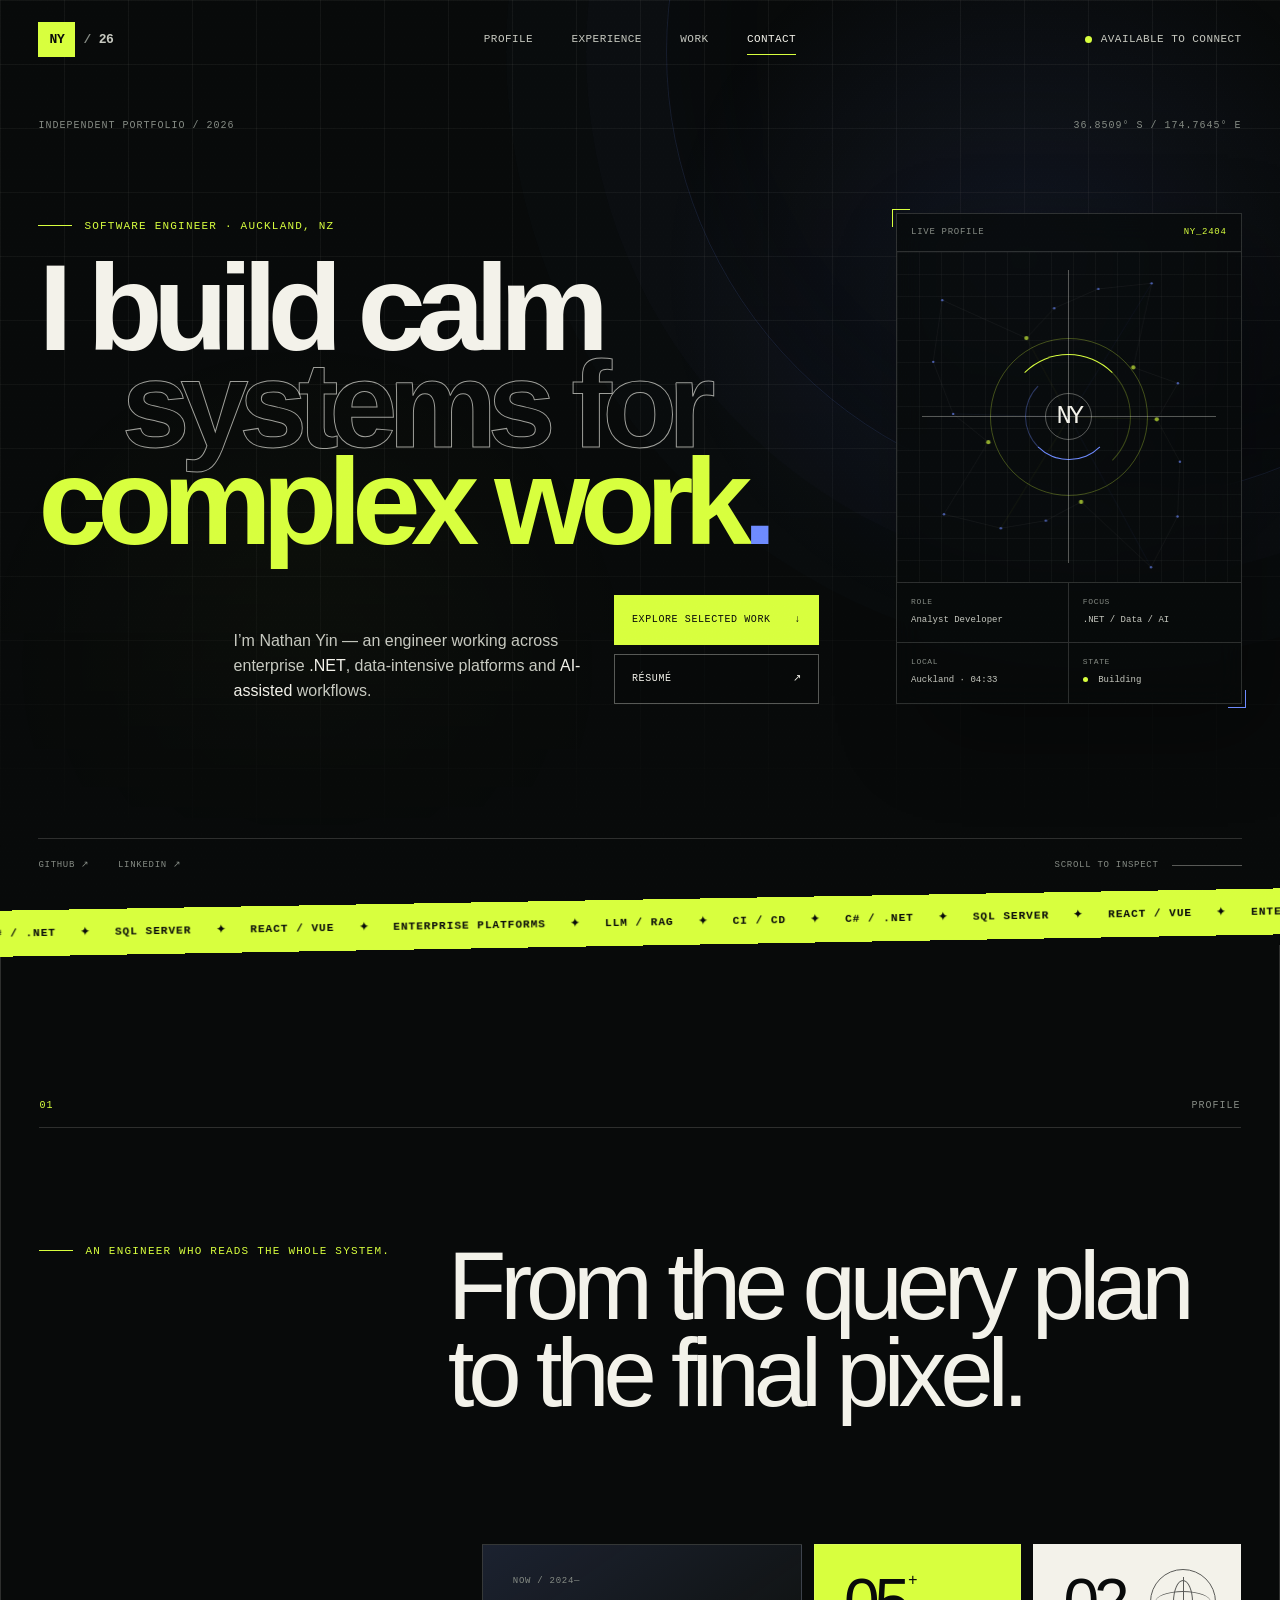
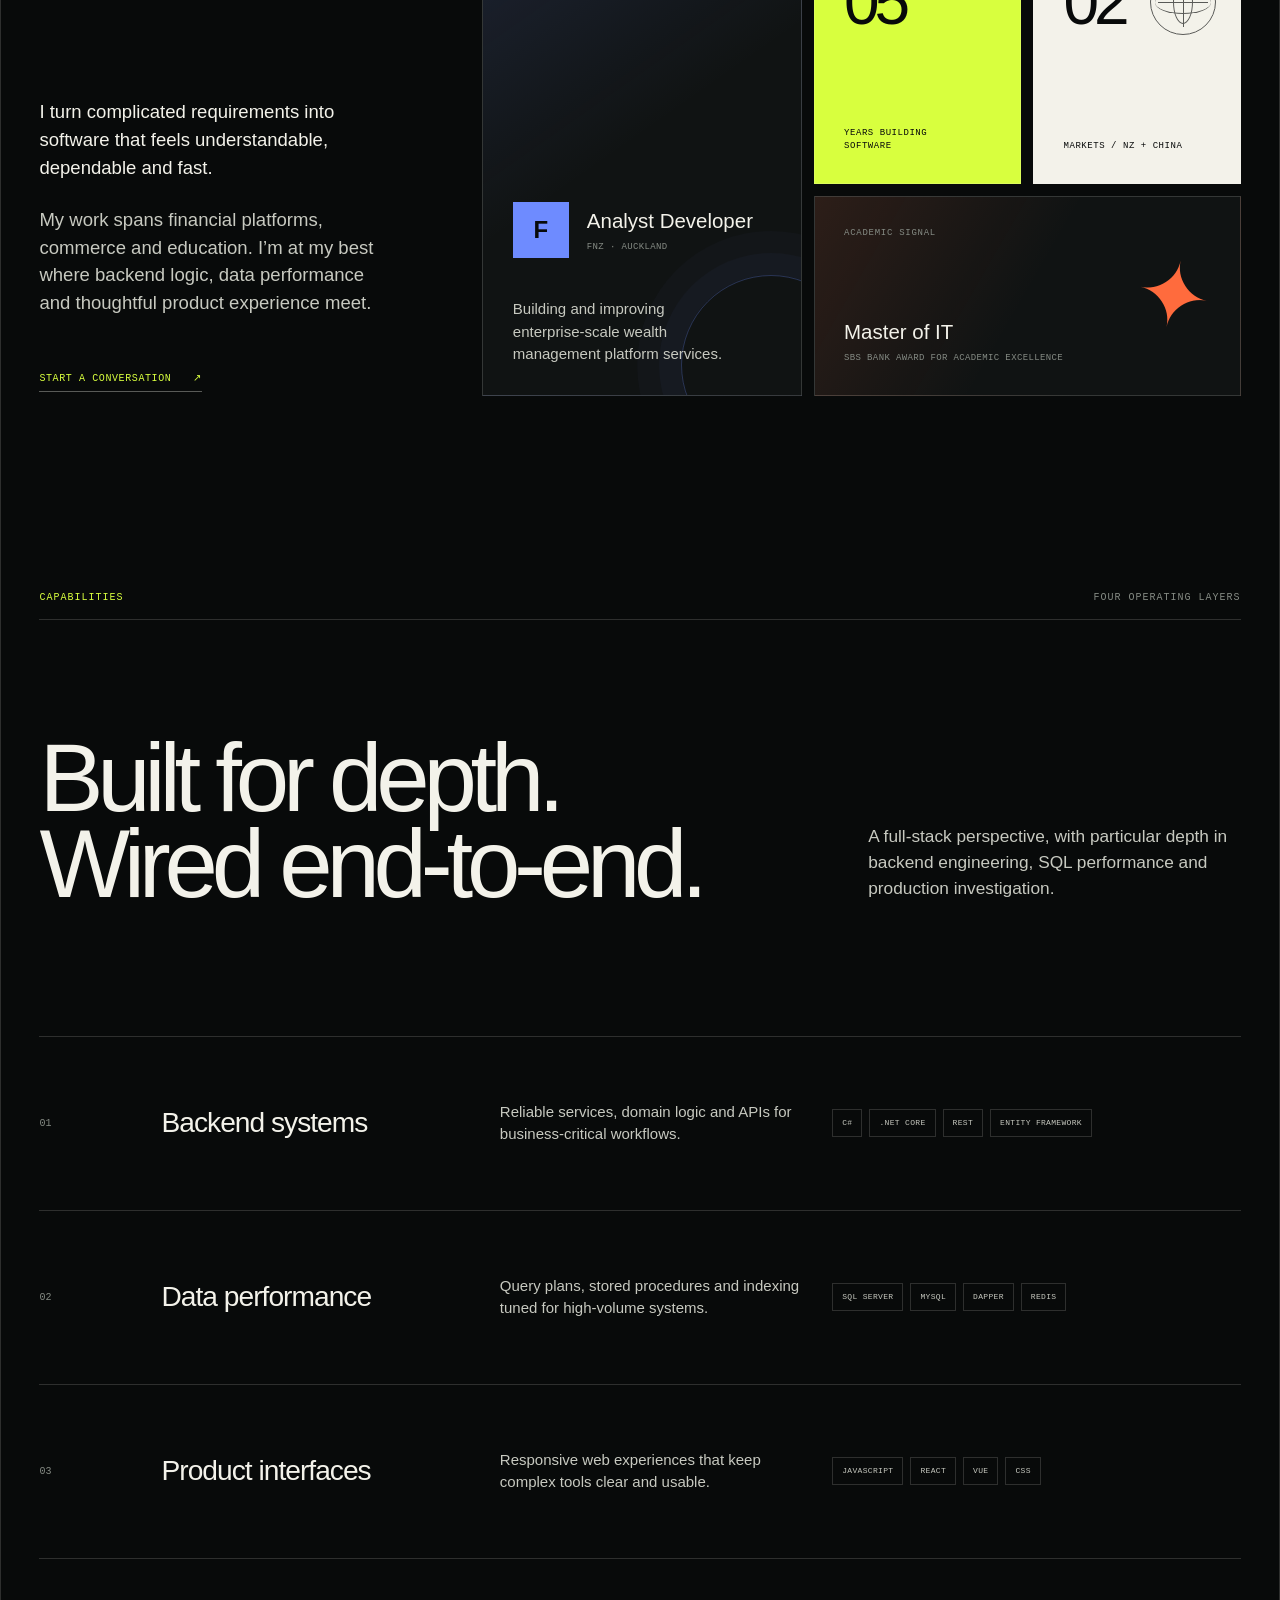
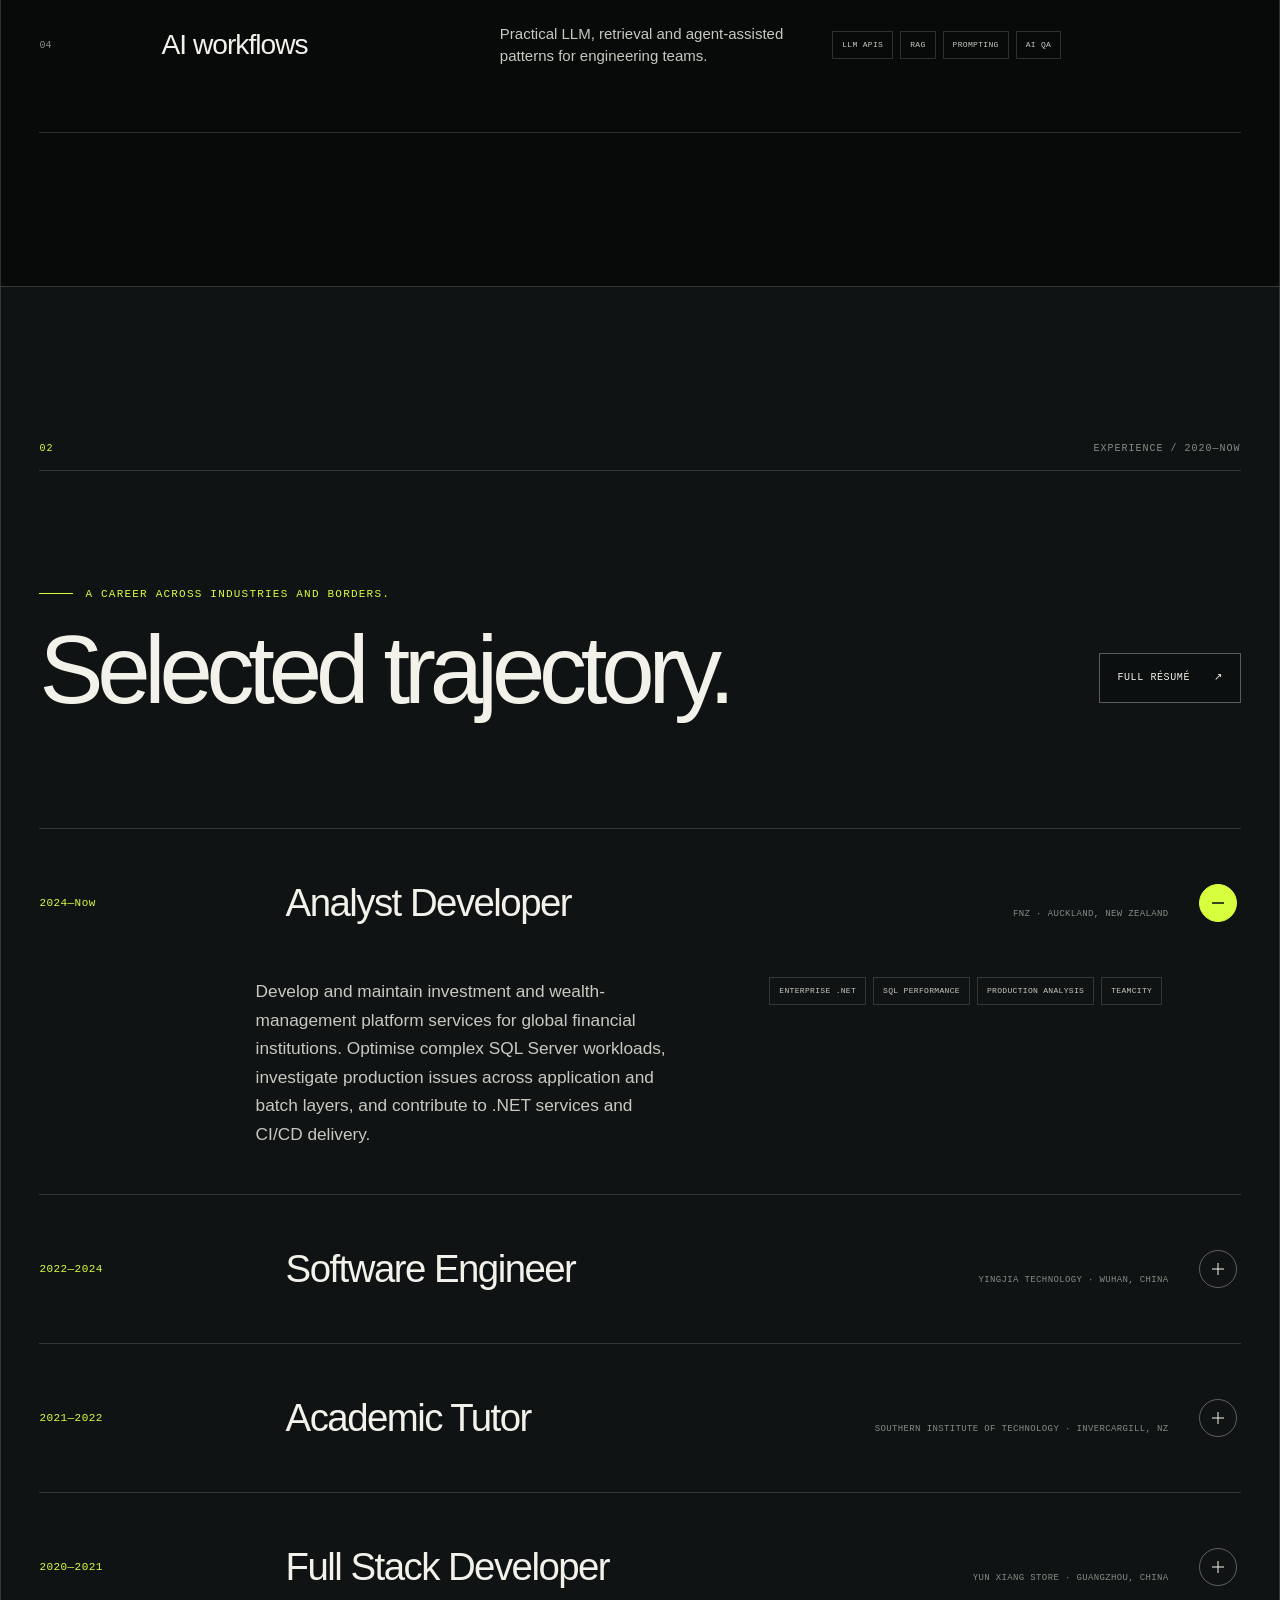
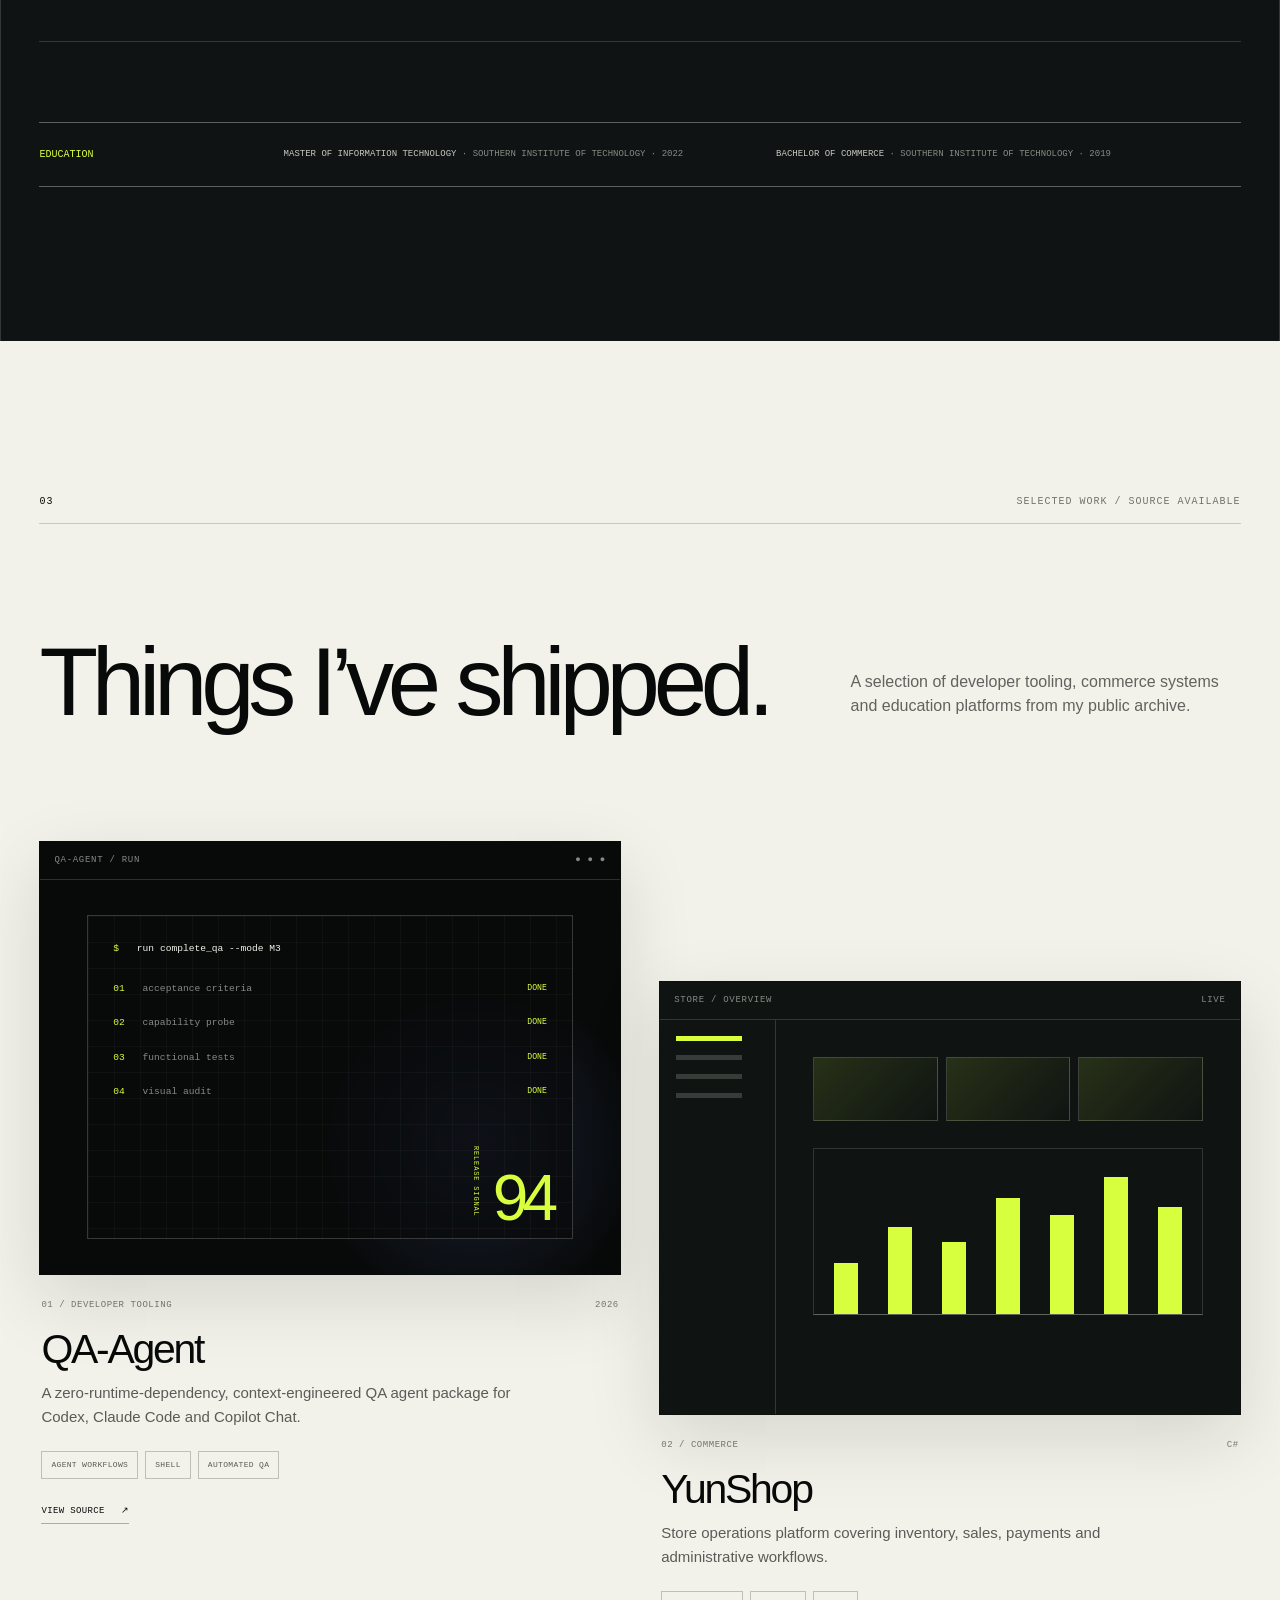
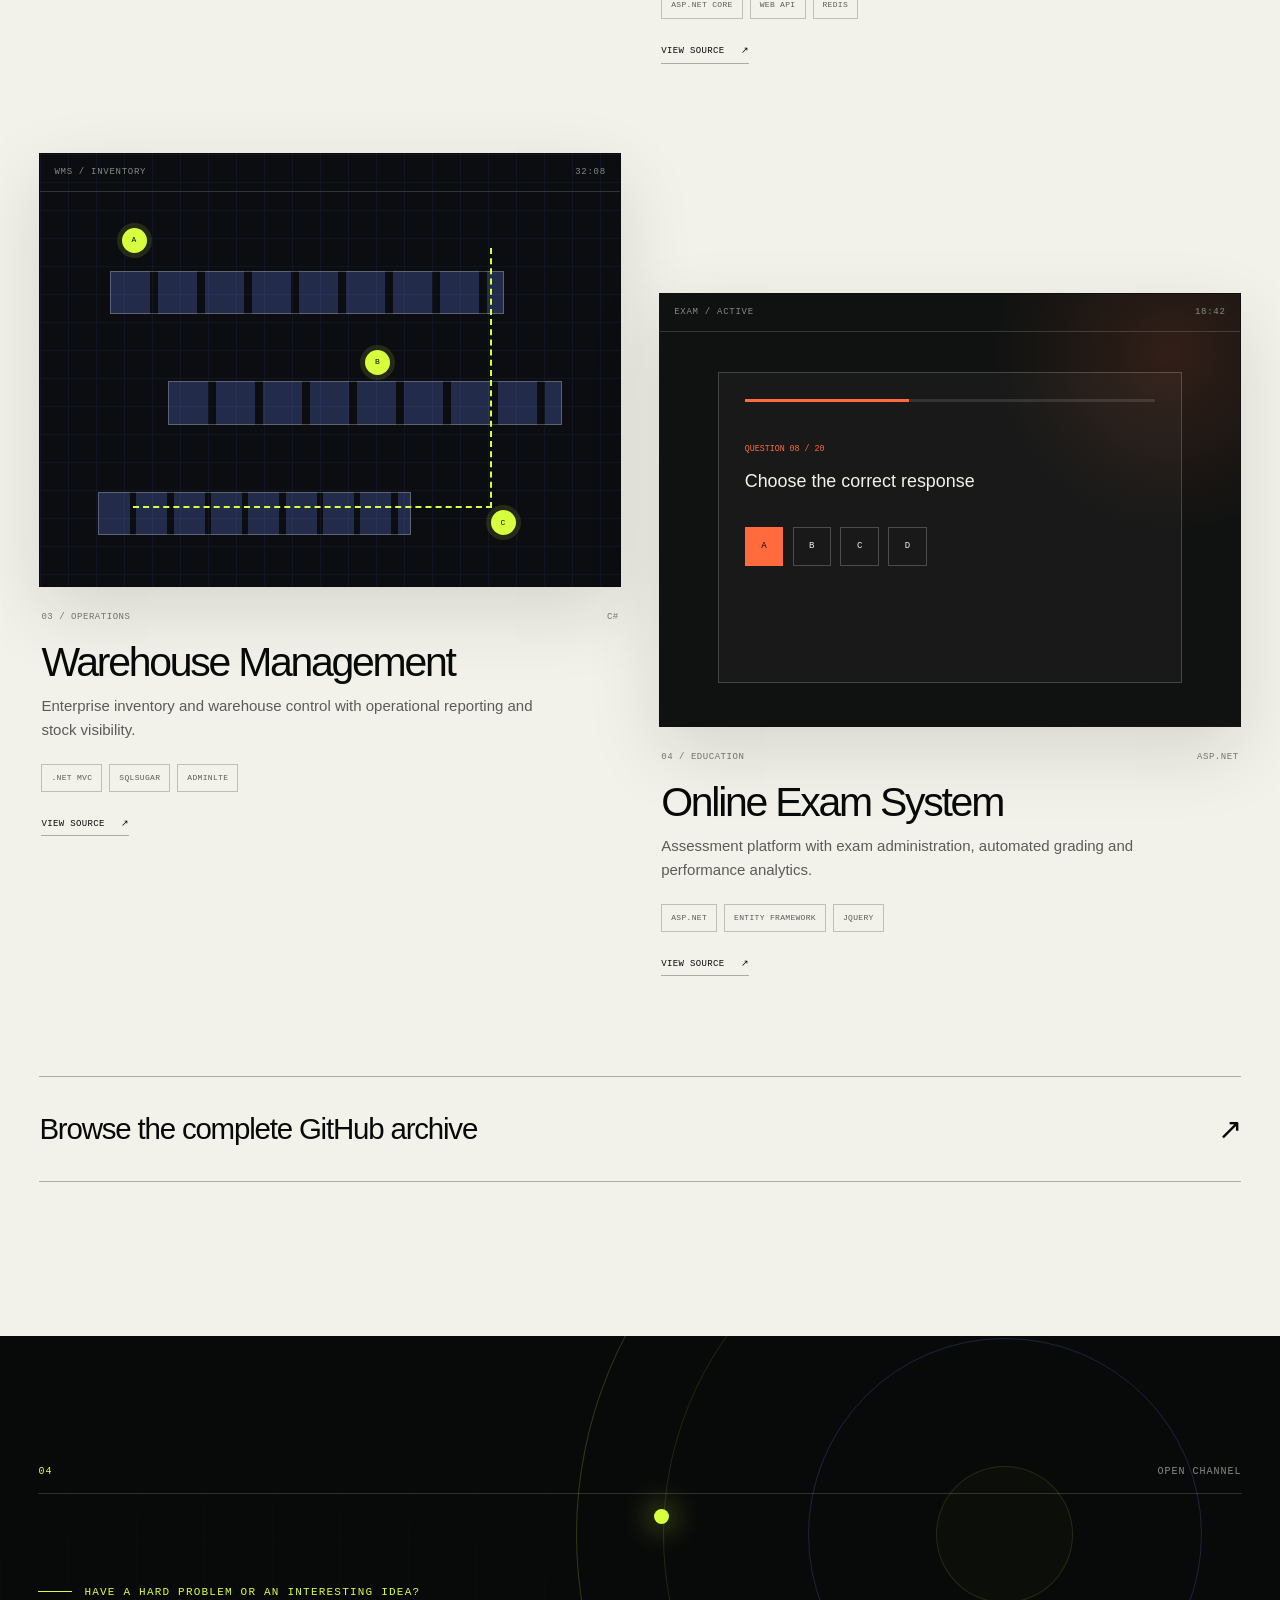
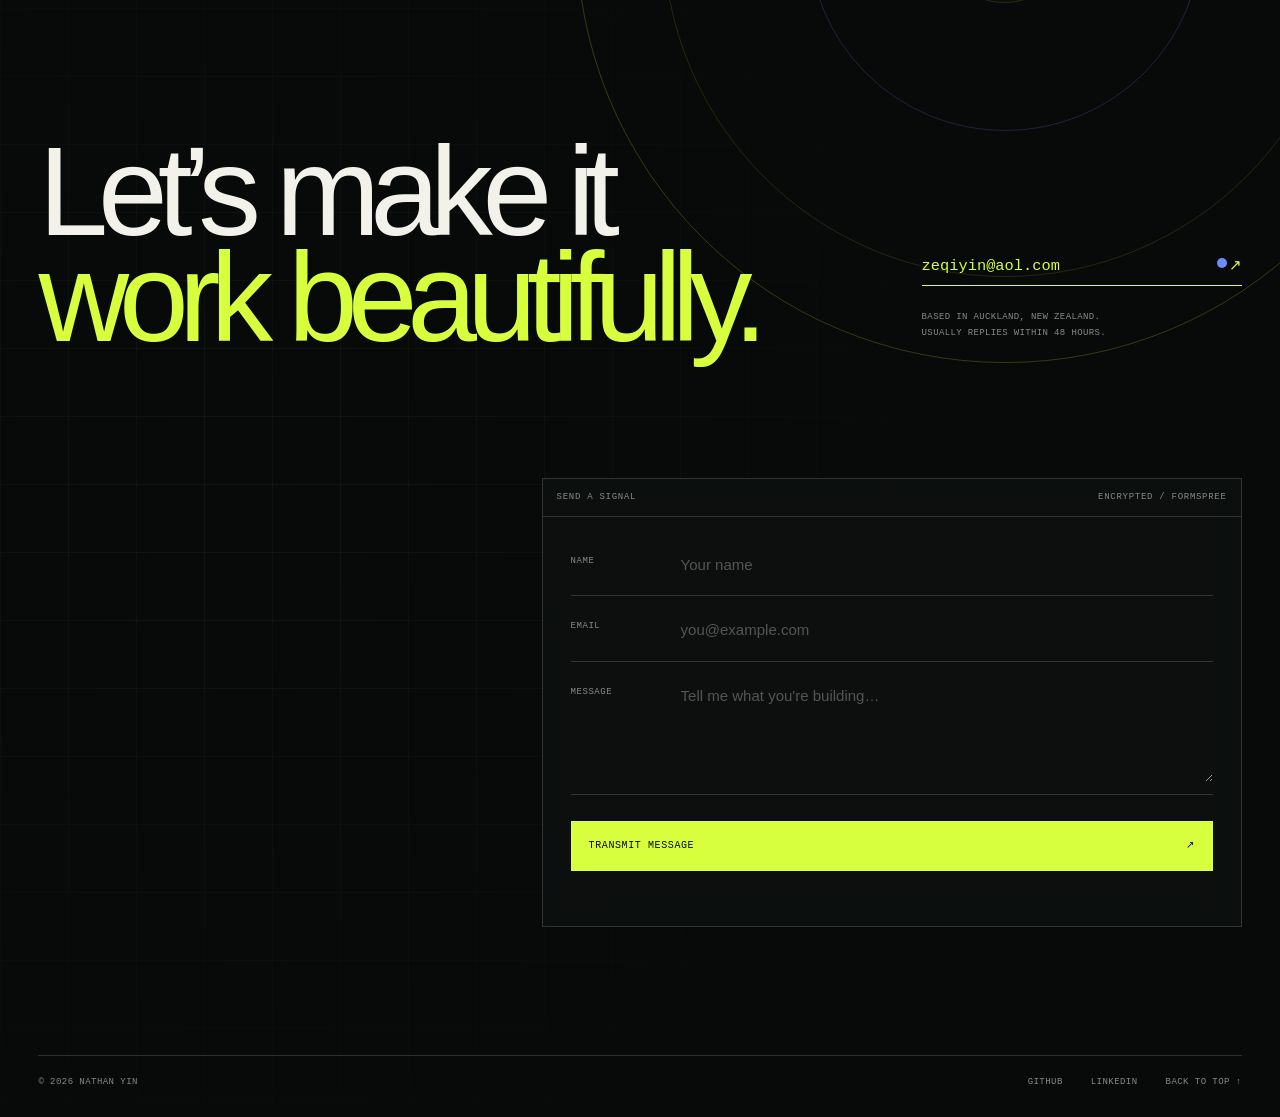
<file: index.html>
<!DOCTYPE html>
<html lang="en">
<head>
    <meta charset="utf-8">
    <meta name="viewport" content="width=device-width, initial-scale=1">
    <title>Nathan Yin — Software Engineer</title>
    <meta name="description" content="Nathan Yin is a software engineer in Auckland building resilient .NET, data, and AI-assisted systems.">
    <meta name="theme-color" content="#080a0a">
    <meta name="color-scheme" content="dark">
    <meta name="referrer" content="strict-origin-when-cross-origin">
    <meta http-equiv="Content-Security-Policy" content="default-src 'self'; script-src 'self'; style-src 'self' 'unsafe-inline' https://fonts.googleapis.com; font-src https://fonts.gstatic.com; img-src 'self' data:; connect-src 'self' https://formspree.io; frame-src 'none'; object-src 'none'; base-uri 'self'; form-action 'self' https://formspree.io; upgrade-insecure-requests">

    <meta property="og:type" content="website">
    <meta property="og:url" content="https://yzq.nz/">
    <meta property="og:title" content="Nathan Yin — Software Engineer">
    <meta property="og:description" content="Engineering calm, resilient systems for complex work. .NET, data, and AI from Auckland, New Zealand.">
    <meta property="og:image" content="https://yzq.nz/og.png">
    <meta property="og:image:width" content="1200">
    <meta property="og:image:height" content="630">
    <meta property="og:image:alt" content="Nathan Yin, Software Engineer — .NET, Data and AI">
    <meta name="twitter:card" content="summary_large_image">
    <meta name="twitter:title" content="Nathan Yin — Software Engineer">
    <meta name="twitter:description" content="Engineering calm, resilient systems for complex work.">
    <meta name="twitter:image" content="https://yzq.nz/og.png">

    <link rel="canonical" href="https://yzq.nz/">
    <link rel="icon" type="image/svg+xml" href="favicon.svg">
    <link rel="preconnect" href="https://fonts.googleapis.com">
    <link rel="preconnect" href="https://fonts.gstatic.com" crossorigin>
    <link href="https://fonts.googleapis.com/css2?family=IBM+Plex+Mono:wght@400;500;600&amp;family=Space+Grotesk:wght@400;500;600;700&amp;display=swap" rel="stylesheet">
    <link rel="stylesheet" href="styles.css">
</head>
<body>
    <a class="skip-link" href="#main">Skip to content</a>

    <div class="site-noise" aria-hidden="true"></div>
    <div class="cursor-aura" aria-hidden="true"></div>

    <header class="site-header" id="siteHeader">
        <a class="brand" href="#top" aria-label="Nathan Yin — back to top">
            <span class="brand-mark">NY</span>
            <span class="brand-separator">/</span>
            <span class="brand-year">26</span>
        </a>

        <nav class="desktop-nav" aria-label="Main navigation">
            <a href="#about">Profile</a>
            <a href="#experience">Experience</a>
            <a href="#work">Work</a>
            <a href="#contact">Contact</a>
        </nav>

        <a class="header-status" href="mailto:zeqiyin@aol.com">
            <span class="status-dot"></span>
            <span>Available to connect</span>
        </a>

        <button class="menu-toggle" type="button" aria-label="Open navigation" aria-expanded="false" aria-controls="mobileNav">
            <span></span>
            <span></span>
        </button>

        <nav class="mobile-nav" id="mobileNav" aria-label="Mobile navigation">
            <a href="#about"><span>01</span>Profile</a>
            <a href="#experience"><span>02</span>Experience</a>
            <a href="#work"><span>03</span>Work</a>
            <a href="#contact"><span>04</span>Contact</a>
        </nav>
    </header>

    <main id="main">
        <section class="hero" id="top" aria-labelledby="hero-title">
            <div class="hero-grid" aria-hidden="true"></div>

            <div class="hero-topline">
                <span>Independent portfolio / 2026</span>
                <span class="hero-coordinates">36.8509° S / 174.7645° E</span>
            </div>

            <div class="hero-layout">
                <div class="hero-copy">
                    <p class="eyebrow reveal">Software engineer · Auckland, NZ</p>
                    <h1 id="hero-title" class="hero-title">
                        <span class="title-line title-line-one">I build calm</span>
                        <span class="title-line title-line-two">systems for</span>
                        <span class="title-line title-line-three">
                            complex work<span class="title-stop">.</span>
                        </span>
                    </h1>
                    <div class="hero-intro reveal">
                        <p>
                            I’m Nathan Yin — an engineer working across enterprise
                            <strong>.NET</strong>, data-intensive platforms and
                            <strong>AI-assisted</strong> workflows.
                        </p>
                        <div class="hero-actions">
                            <a class="button button-primary magnetic" href="#work">
                                <span>Explore selected work</span>
                                <span aria-hidden="true">↓</span>
                            </a>
                            <a class="button button-quiet magnetic" href="CV/Nathan%20Yin%20Resume%20PDF.pdf" target="_blank" rel="noopener noreferrer">
                                <span>Résumé</span>
                                <span aria-hidden="true">↗</span>
                            </a>
                        </div>
                    </div>
                </div>

                <aside class="signal-panel reveal" aria-label="Nathan's current profile">
                    <div class="signal-panel-head">
                        <span>Live profile</span>
                        <span class="signal-id">NY_2404</span>
                    </div>
                    <div class="signal-canvas-wrap" aria-hidden="true">
                        <canvas id="signalCanvas"></canvas>
                        <div class="signal-core">
                            <span class="signal-orbit orbit-one"></span>
                            <span class="signal-orbit orbit-two"></span>
                            <span class="signal-orbit orbit-three"></span>
                            <span class="signal-monogram">NY</span>
                        </div>
                    </div>
                    <dl class="signal-data">
                        <div>
                            <dt>Role</dt>
                            <dd>Analyst Developer</dd>
                        </div>
                        <div>
                            <dt>Focus</dt>
                            <dd>.NET / Data / AI</dd>
                        </div>
                        <div>
                            <dt>Local</dt>
                            <dd id="localTime">Auckland · --:--</dd>
                        </div>
                        <div>
                            <dt>State</dt>
                            <dd><span class="status-dot"></span> Building</dd>
                        </div>
                    </dl>
                </aside>
            </div>

            <div class="hero-footer">
                <nav class="hero-socials" aria-label="Social links">
                    <a href="https://github.com/Zechee" target="_blank" rel="noopener noreferrer">GitHub ↗</a>
                    <a href="https://www.linkedin.com/in/zeqiyin/" target="_blank" rel="noopener noreferrer">LinkedIn ↗</a>
                </nav>
                <a class="scroll-cue" href="#about">
                    <span>Scroll to inspect</span>
                    <span class="scroll-line" aria-hidden="true"></span>
                </a>
            </div>
        </section>

        <section class="ticker" aria-label="Technical focus">
            <div class="ticker-track">
                <span>C# / .NET</span><i>✦</i>
                <span>SQL Server</span><i>✦</i>
                <span>React / Vue</span><i>✦</i>
                <span>Enterprise Platforms</span><i>✦</i>
                <span>LLM / RAG</span><i>✦</i>
                <span>CI / CD</span><i>✦</i>
                <span>C# / .NET</span><i>✦</i>
                <span>SQL Server</span><i>✦</i>
                <span>React / Vue</span><i>✦</i>
                <span>Enterprise Platforms</span><i>✦</i>
                <span>LLM / RAG</span><i>✦</i>
                <span>CI / CD</span><i>✦</i>
            </div>
        </section>

        <section class="section profile-section" id="about" aria-labelledby="profile-title">
            <div class="section-index reveal">
                <span>01</span>
                <span>Profile</span>
            </div>

            <div class="profile-heading">
                <p class="section-kicker reveal">An engineer who reads the whole system.</p>
                <h2 id="profile-title" class="display-heading reveal">
                    From the query plan<br>
                    to the final pixel.
                </h2>
            </div>

            <div class="profile-grid">
                <article class="profile-statement reveal">
                    <p>
                        I turn complicated requirements into software that feels
                        understandable, dependable and fast.
                    </p>
                    <p>
                        My work spans financial platforms, commerce and education.
                        I’m at my best where backend logic, data performance and
                        thoughtful product experience meet.
                    </p>
                    <a class="text-link" href="mailto:zeqiyin@aol.com">
                        Start a conversation <span aria-hidden="true">↗</span>
                    </a>
                </article>

                <div class="profile-bento">
                    <article class="bento-card bento-now reveal">
                        <span class="card-label">Now / 2024—</span>
                        <div class="bento-company">
                            <span class="company-mark">F</span>
                            <div>
                                <h3>Analyst Developer</h3>
                                <p>FNZ · Auckland</p>
                            </div>
                        </div>
                        <p class="bento-copy">
                            Building and improving enterprise-scale wealth
                            management platform services.
                        </p>
                    </article>

                    <article class="bento-card bento-metric bento-years reveal">
                        <span class="metric-value">05<sup>+</sup></span>
                        <span class="metric-label">Years building software</span>
                    </article>

                    <article class="bento-card bento-metric bento-world reveal">
                        <span class="mini-globe" aria-hidden="true">
                            <i></i><i></i><i></i>
                        </span>
                        <span class="metric-value">02</span>
                        <span class="metric-label">Markets / NZ + China</span>
                    </article>

                    <article class="bento-card bento-award reveal">
                        <span class="card-label">Academic signal</span>
                        <span class="award-glyph" aria-hidden="true">✦</span>
                        <div>
                            <h3>Master of IT</h3>
                            <p>SBS Bank Award for Academic Excellence</p>
                        </div>
                    </article>
                </div>
            </div>
        </section>

        <section class="section capabilities-section" aria-labelledby="capabilities-title">
            <div class="section-index reveal">
                <span>Capabilities</span>
                <span>Four operating layers</span>
            </div>

            <div class="capabilities-intro">
                <h2 id="capabilities-title" class="display-heading reveal">
                    Built for depth.<br>
                    Wired end-to-end.
                </h2>
                <p class="reveal">
                    A full-stack perspective, with particular depth in backend
                    engineering, SQL performance and production investigation.
                </p>
            </div>

            <div class="capability-list">
                <article class="capability-row reveal">
                    <span class="capability-number">01</span>
                    <h3>Backend systems</h3>
                    <p>Reliable services, domain logic and APIs for business-critical workflows.</p>
                    <ul aria-label="Backend technologies">
                        <li>C#</li><li>.NET Core</li><li>REST</li><li>Entity Framework</li>
                    </ul>
                </article>
                <article class="capability-row reveal">
                    <span class="capability-number">02</span>
                    <h3>Data performance</h3>
                    <p>Query plans, stored procedures and indexing tuned for high-volume systems.</p>
                    <ul aria-label="Data technologies">
                        <li>SQL Server</li><li>MySQL</li><li>Dapper</li><li>Redis</li>
                    </ul>
                </article>
                <article class="capability-row reveal">
                    <span class="capability-number">03</span>
                    <h3>Product interfaces</h3>
                    <p>Responsive web experiences that keep complex tools clear and usable.</p>
                    <ul aria-label="Frontend technologies">
                        <li>JavaScript</li><li>React</li><li>Vue</li><li>CSS</li>
                    </ul>
                </article>
                <article class="capability-row reveal">
                    <span class="capability-number">04</span>
                    <h3>AI workflows</h3>
                    <p>Practical LLM, retrieval and agent-assisted patterns for engineering teams.</p>
                    <ul aria-label="AI technologies">
                        <li>LLM APIs</li><li>RAG</li><li>Prompting</li><li>AI QA</li>
                    </ul>
                </article>
            </div>
        </section>

        <section class="section experience-section" id="experience" aria-labelledby="experience-title">
            <div class="section-index reveal">
                <span>02</span>
                <span>Experience / 2020—Now</span>
            </div>

            <div class="experience-heading">
                <div>
                    <p class="section-kicker reveal">A career across industries and borders.</p>
                    <h2 id="experience-title" class="display-heading reveal">Selected trajectory.</h2>
                </div>
                <a class="button button-quiet reveal" href="CV/Nathan%20Yin%20Resume%20PDF.pdf" target="_blank" rel="noopener noreferrer">
                    Full résumé <span aria-hidden="true">↗</span>
                </a>
            </div>

            <div class="timeline">
                <details class="timeline-item reveal" open>
                    <summary>
                        <span class="timeline-year">2024—Now</span>
                        <span class="timeline-role">
                            <strong>Analyst Developer</strong>
                            <small>FNZ · Auckland, New Zealand</small>
                        </span>
                        <span class="timeline-toggle" aria-hidden="true"></span>
                    </summary>
                    <div class="timeline-detail">
                        <p>
                            Develop and maintain investment and wealth-management platform
                            services for global financial institutions. Optimise complex
                            SQL Server workloads, investigate production issues across
                            application and batch layers, and contribute to .NET services
                            and CI/CD delivery.
                        </p>
                        <ul>
                            <li>Enterprise .NET</li>
                            <li>SQL performance</li>
                            <li>Production analysis</li>
                            <li>TeamCity</li>
                        </ul>
                    </div>
                </details>

                <details class="timeline-item reveal">
                    <summary>
                        <span class="timeline-year">2022—2024</span>
                        <span class="timeline-role">
                            <strong>Software Engineer</strong>
                            <small>YINGJIA Technology · Wuhan, China</small>
                        </span>
                        <span class="timeline-toggle" aria-hidden="true"></span>
                    </summary>
                    <div class="timeline-detail">
                        <p>
                            Designed and launched commerce systems while improving CRM
                            and ERP modules across backend architecture and front-end
                            experience.
                        </p>
                        <ul>
                            <li>Commerce</li>
                            <li>CRM / ERP</li>
                            <li>Three-tier architecture</li>
                            <li>UI engineering</li>
                        </ul>
                    </div>
                </details>

                <details class="timeline-item reveal">
                    <summary>
                        <span class="timeline-year">2021—2022</span>
                        <span class="timeline-role">
                            <strong>Academic Tutor</strong>
                            <small>Southern Institute of Technology · Invercargill, NZ</small>
                        </span>
                        <span class="timeline-toggle" aria-hidden="true"></span>
                    </summary>
                    <div class="timeline-detail">
                        <p>
                            Turned complex technical topics into practical learning
                            experiences, teaching C# .NET and Git while mentoring
                            emerging developers.
                        </p>
                        <ul>
                            <li>C# teaching</li>
                            <li>Curriculum design</li>
                            <li>Mentoring</li>
                        </ul>
                    </div>
                </details>

                <details class="timeline-item reveal">
                    <summary>
                        <span class="timeline-year">2020—2021</span>
                        <span class="timeline-role">
                            <strong>Full Stack Developer</strong>
                            <small>Yun Xiang Store · Guangzhou, China</small>
                        </span>
                        <span class="timeline-toggle" aria-hidden="true"></span>
                    </summary>
                    <div class="timeline-detail">
                        <p>
                            Delivered features across the full software lifecycle,
                            connecting front-end interfaces to secure REST services and
                            optimised databases.
                        </p>
                        <ul>
                            <li>Full stack</li>
                            <li>REST APIs</li>
                            <li>Database optimisation</li>
                            <li>Security</li>
                        </ul>
                    </div>
                </details>
            </div>

            <div class="education-strip reveal">
                <span class="education-label">Education</span>
                <p><strong>Master of Information Technology</strong> · Southern Institute of Technology · 2022</p>
                <p><strong>Bachelor of Commerce</strong> · Southern Institute of Technology · 2019</p>
            </div>
        </section>

        <section class="section work-section" id="work" aria-labelledby="work-title">
            <div class="section-index reveal">
                <span>03</span>
                <span>Selected work / Source available</span>
            </div>

            <div class="work-heading">
                <h2 id="work-title" class="display-heading reveal">Things I’ve shipped.</h2>
                <p class="reveal">
                    A selection of developer tooling, commerce systems and
                    education platforms from my public archive.
                </p>
            </div>

            <div class="project-grid">
                <a class="project-card project-featured reveal" href="https://github.com/Zechee/qa-agent" target="_blank" rel="noopener noreferrer">
                    <div class="project-visual qa-visual" aria-hidden="true">
                        <div class="visual-topbar">
                            <span>qa-agent / run</span>
                            <span>● ● ●</span>
                        </div>
                        <div class="qa-terminal">
                            <p><span>$</span> run complete_qa --mode M3</p>
                            <p><i>01</i> acceptance criteria <strong>DONE</strong></p>
                            <p><i>02</i> capability probe <strong>DONE</strong></p>
                            <p><i>03</i> functional tests <strong>DONE</strong></p>
                            <p><i>04</i> visual audit <strong>DONE</strong></p>
                            <div class="terminal-score">
                                <span>RELEASE SIGNAL</span>
                                <b>94</b>
                            </div>
                        </div>
                    </div>
                    <div class="project-body">
                        <div class="project-meta">
                            <span>01 / Developer tooling</span>
                            <span>2026</span>
                        </div>
                        <h3>QA-Agent</h3>
                        <p>
                            A zero-runtime-dependency, context-engineered QA agent
                            package for Codex, Claude Code and Copilot Chat.
                        </p>
                        <ul>
                            <li>Agent workflows</li>
                            <li>Shell</li>
                            <li>Automated QA</li>
                        </ul>
                        <span class="project-link">View source <span aria-hidden="true">↗</span></span>
                    </div>
                </a>

                <a class="project-card reveal" href="https://github.com/Zechee/YunShop" target="_blank" rel="noopener noreferrer">
                    <div class="project-visual commerce-visual" aria-hidden="true">
                        <div class="visual-topbar">
                            <span>store / overview</span>
                            <span>LIVE</span>
                        </div>
                        <div class="commerce-layout">
                            <div class="commerce-nav">
                                <span></span><span></span><span></span><span></span>
                            </div>
                            <div class="commerce-main">
                                <div class="commerce-stats">
                                    <i></i><i></i><i></i>
                                </div>
                                <div class="commerce-chart">
                                    <span style="--h:34%"></span>
                                    <span style="--h:58%"></span>
                                    <span style="--h:48%"></span>
                                    <span style="--h:78%"></span>
                                    <span style="--h:66%"></span>
                                    <span style="--h:92%"></span>
                                    <span style="--h:72%"></span>
                                </div>
                            </div>
                        </div>
                    </div>
                    <div class="project-body">
                        <div class="project-meta">
                            <span>02 / Commerce</span>
                            <span>C#</span>
                        </div>
                        <h3>YunShop</h3>
                        <p>
                            Store operations platform covering inventory, sales,
                            payments and administrative workflows.
                        </p>
                        <ul>
                            <li>ASP.NET Core</li>
                            <li>Web API</li>
                            <li>Redis</li>
                        </ul>
                        <span class="project-link">View source <span aria-hidden="true">↗</span></span>
                    </div>
                </a>

                <a class="project-card reveal" href="https://github.com/Zechee/StoreYxWms" target="_blank" rel="noopener noreferrer">
                    <div class="project-visual warehouse-visual" aria-hidden="true">
                        <div class="visual-topbar">
                            <span>wms / inventory</span>
                            <span>32:08</span>
                        </div>
                        <div class="warehouse-map">
                            <div class="rack rack-one"></div>
                            <div class="rack rack-two"></div>
                            <div class="rack rack-three"></div>
                            <div class="warehouse-route"></div>
                            <span class="warehouse-node node-a">A</span>
                            <span class="warehouse-node node-b">B</span>
                            <span class="warehouse-node node-c">C</span>
                        </div>
                    </div>
                    <div class="project-body">
                        <div class="project-meta">
                            <span>03 / Operations</span>
                            <span>C#</span>
                        </div>
                        <h3>Warehouse Management</h3>
                        <p>
                            Enterprise inventory and warehouse control with
                            operational reporting and stock visibility.
                        </p>
                        <ul>
                            <li>.NET MVC</li>
                            <li>SqlSugar</li>
                            <li>AdminLTE</li>
                        </ul>
                        <span class="project-link">View source <span aria-hidden="true">↗</span></span>
                    </div>
                </a>

                <a class="project-card reveal" href="https://github.com/Zechee/SOEMS" target="_blank" rel="noopener noreferrer">
                    <div class="project-visual exam-visual" aria-hidden="true">
                        <div class="visual-topbar">
                            <span>exam / active</span>
                            <span>18:42</span>
                        </div>
                        <div class="exam-sheet">
                            <div class="exam-progress"><span></span></div>
                            <p>Question 08 / 20</p>
                            <h4>Choose the correct response</h4>
                            <span class="answer active">A</span>
                            <span class="answer">B</span>
                            <span class="answer">C</span>
                            <span class="answer">D</span>
                        </div>
                    </div>
                    <div class="project-body">
                        <div class="project-meta">
                            <span>04 / Education</span>
                            <span>ASP.NET</span>
                        </div>
                        <h3>Online Exam System</h3>
                        <p>
                            Assessment platform with exam administration,
                            automated grading and performance analytics.
                        </p>
                        <ul>
                            <li>ASP.NET</li>
                            <li>Entity Framework</li>
                            <li>jQuery</li>
                        </ul>
                        <span class="project-link">View source <span aria-hidden="true">↗</span></span>
                    </div>
                </a>
            </div>

            <a class="archive-link reveal" href="https://github.com/Zechee?tab=repositories" target="_blank" rel="noopener noreferrer">
                <span>Browse the complete GitHub archive</span>
                <span aria-hidden="true">↗</span>
            </a>
        </section>

        <section class="contact-section" id="contact" aria-labelledby="contact-title">
            <div class="contact-grid-bg" aria-hidden="true"></div>
            <div class="contact-orbit" aria-hidden="true">
                <span></span><span></span><span></span>
            </div>

            <div class="section-index contact-index reveal">
                <span>04</span>
                <span>Open channel</span>
            </div>

            <div class="contact-content">
                <p class="section-kicker reveal">Have a hard problem or an interesting idea?</p>
                <h2 id="contact-title" class="contact-title reveal">
                    Let’s make it<br>
                    <em>work beautifully.</em>
                </h2>
                <div class="contact-actions reveal">
                    <a class="contact-email magnetic" href="mailto:zeqiyin@aol.com">
                        zeqiyin@aol.com <span aria-hidden="true">↗</span>
                    </a>
                    <p>
                        Based in Auckland, New Zealand.<br>
                        Usually replies within 48 hours.
                    </p>
                </div>
            </div>

            <form class="contact-form reveal" id="contactForm" action="https://formspree.io/f/xjvnooaz" method="POST">
                <div class="form-head">
                    <span>Send a signal</span>
                    <span>Encrypted / Formspree</span>
                </div>
                <label>
                    <span>Name</span>
                    <input type="text" name="name" autocomplete="name" required placeholder="Your name">
                </label>
                <label>
                    <span>Email</span>
                    <input type="email" name="email" autocomplete="email" required placeholder="you@example.com">
                </label>
                <label>
                    <span>Message</span>
                    <textarea name="message" rows="4" required placeholder="Tell me what you're building…"></textarea>
                </label>
                <button class="button button-primary magnetic" type="submit">
                    <span class="submit-label">Transmit message</span>
                    <span aria-hidden="true">↗</span>
                </button>
                <p class="form-status" id="formStatus" role="status" aria-live="polite"></p>
            </form>

            <footer class="site-footer">
                <p>© 2026 Nathan Yin</p>
                <div>
                    <a href="https://github.com/Zechee" target="_blank" rel="noopener noreferrer">GitHub</a>
                    <a href="https://www.linkedin.com/in/zeqiyin/" target="_blank" rel="noopener noreferrer">LinkedIn</a>
                    <a href="#top">Back to top ↑</a>
                </div>
            </footer>
        </section>
    </main>

    <script src="script.js"></script>
</body>
</html>
</file>
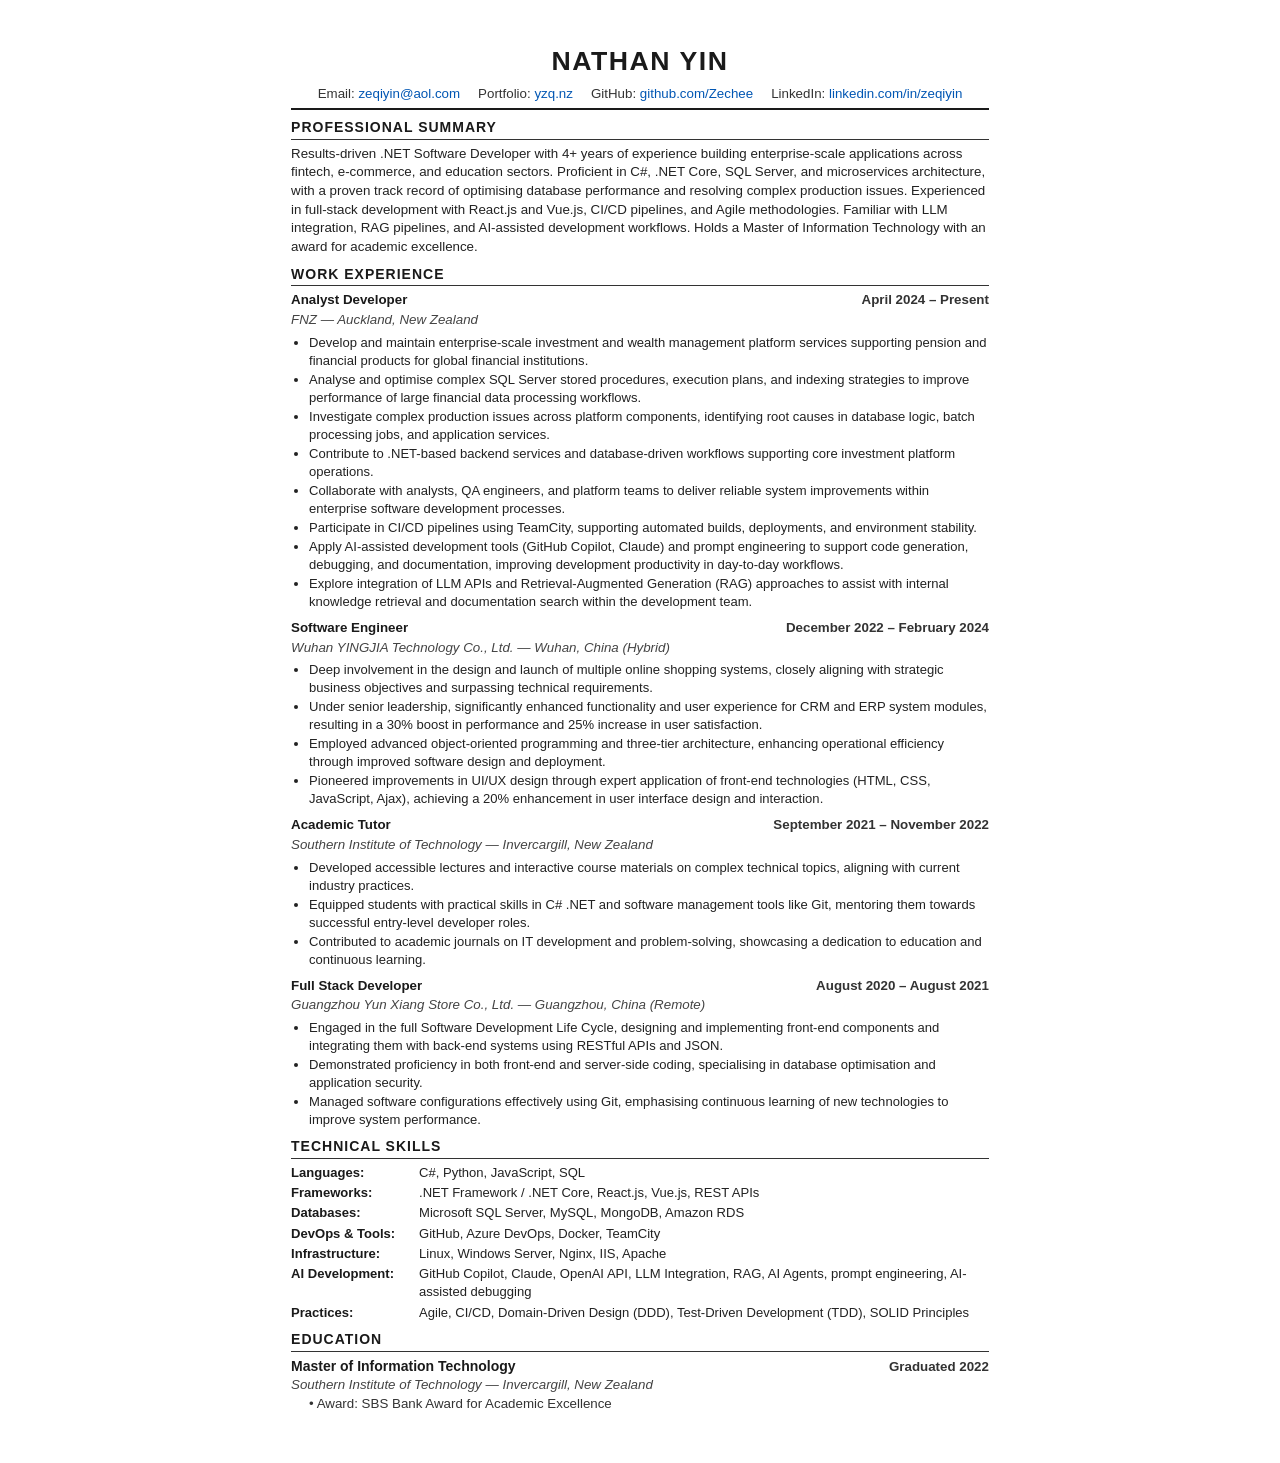
<file: CV/Nathan_Yin_Resume_ATS.html>
<!DOCTYPE html>
<html lang="en">
<head>
    <meta charset="UTF-8">
    <meta name="viewport" content="width=device-width, initial-scale=1.0">
    <title>Nathan Yin - Resume</title>
    <style>
        /* ATS-Friendly Resume - Clean, single-column layout */
        @page {
            margin: 0.45in 0.5in;
            size: A4;
        }

        * {
            margin: 0;
            padding: 0;
            box-sizing: border-box;
        }

        body {
            font-family: 'Calibri', 'Segoe UI', Arial, sans-serif;
            font-size: 10pt;
            line-height: 1.4;
            color: #1a1a1a;
            max-width: 8.27in;
            margin: 0 auto;
            padding: 0.45in 0.5in;
            background: #fff;
        }

        /* ===== Header ===== */
        .header {
            text-align: center;
            margin-bottom: 6px;
            padding-bottom: 5px;
            border-bottom: 2px solid #1a1a1a;
        }

        .header h1 {
            font-size: 20pt;
            font-weight: 700;
            letter-spacing: 1.5px;
            text-transform: uppercase;
            margin-bottom: 4px;
            color: #1a1a1a;
        }

        .contact-row {
            display: flex;
            justify-content: center;
            flex-wrap: wrap;
            gap: 6px 18px;
            font-size: 10pt;
            color: #333;
        }

        .contact-row a {
            color: #0056b3;
            text-decoration: none;
        }

        .contact-row span::before {
            content: '';
        }

        /* ===== Section ===== */
        .section {
            margin-top: 8px;
        }

        .section-title {
            font-size: 10.5pt;
            font-weight: 700;
            text-transform: uppercase;
            letter-spacing: 1px;
            color: #1a1a1a;
            border-bottom: 1.5px solid #333;
            padding-bottom: 1px;
            margin-bottom: 5px;
        }

        /* ===== Summary ===== */
        .summary p {
            font-size: 10pt;
            color: #222;
            line-height: 1.4;
        }

        /* ===== Experience ===== */
        .job {
            margin-bottom: 8px;
        }

        .job:last-child {
            margin-bottom: 0;
        }

        .job-header {
            display: flex;
            justify-content: space-between;
            align-items: baseline;
            margin-bottom: 1px;
        }

        .job-title {
            font-size: 10pt;
            font-weight: 700;
            color: #1a1a1a;
        }

        .job-date {
            font-size: 10pt;
            font-weight: 600;
            color: #333;
            white-space: nowrap;
        }

        .job-company {
            display: flex;
            justify-content: space-between;
            align-items: baseline;
            font-size: 10pt;
            font-style: italic;
            color: #444;
            margin-bottom: 4px;
        }

        .job ul {
            list-style: disc;
            padding-left: 18px;
        }

        .job li {
            font-size: 9.8pt;
            margin-bottom: 1px;
            line-height: 1.38;
            color: #222;
        }

        /* ===== Education ===== */
        .edu-item {
            margin-bottom: 6px;
        }

        .edu-header {
            display: flex;
            justify-content: space-between;
            align-items: baseline;
        }

        .edu-degree {
            font-size: 10.5pt;
            font-weight: 700;
        }

        .edu-date {
            font-size: 10pt;
            font-weight: 600;
            color: #333;
        }

        .edu-school {
            font-size: 10pt;
            font-style: italic;
            color: #444;
        }

        .edu-detail {
            font-size: 10pt;
            color: #333;
            padding-left: 18px;
        }

        /* ===== Skills ===== */
        .skills-grid {
            display: grid;
            grid-template-columns: 120px 1fr;
            gap: 2px 8px;
            font-size: 9.8pt;
        }

        .skill-label {
            font-weight: 700;
            color: #1a1a1a;
        }

        .skill-value {
            color: #222;
        }

        /* ===== Print ===== */
        @media print {
            body {
                padding: 0;
                font-size: 10.5pt;
            }

            .header {
                border-bottom-color: #000;
            }

            .section-title {
                border-bottom-color: #000;
            }

            .contact-row a {
                color: #000;
            }

            a {
                text-decoration: none;
                color: inherit;
            }
        }
    </style>
</head>
<body>

    <!-- ===== HEADER ===== -->
    <div class="header">
        <h1>Nathan Yin</h1>
        <div class="contact-row">
            <span>Email: <a href="mailto:zeqiyin@aol.com">zeqiyin@aol.com</a></span>
            <span>Portfolio: <a href="https://yzq.nz">yzq.nz</a></span>
            <span>GitHub: <a href="https://github.com/Zechee">github.com/Zechee</a></span>
            <span>LinkedIn: <a href="https://linkedin.com/in/zeqiyin">linkedin.com/in/zeqiyin</a></span>
        </div>
    </div>

    <!-- ===== PROFESSIONAL SUMMARY ===== -->
    <div class="section summary">
        <div class="section-title">Professional Summary</div>
        <p>
            Results-driven .NET Software Developer with 4+ years of experience building enterprise-scale applications 
            across fintech, e-commerce, and education sectors. Proficient in C#, .NET Core, SQL Server, and 
            microservices architecture, with a proven track record of optimising database performance and resolving 
            complex production issues. Experienced in full-stack development with React.js and Vue.js, 
            CI/CD pipelines, and Agile methodologies. Familiar with LLM integration, RAG pipelines, and AI-assisted 
            development workflows. Holds a Master of Information Technology with an award for academic excellence.
        </p>
    </div>

    <!-- ===== WORK EXPERIENCE ===== -->
    <div class="section">
        <div class="section-title">Work Experience</div>

        <!-- FNZ -->
        <div class="job">
            <div class="job-header">
                <span class="job-title">Analyst Developer</span>
                <span class="job-date">April 2024 – Present</span>
            </div>
            <div class="job-company">
                <span>FNZ — Auckland, New Zealand</span>
            </div>
            <ul>
                <li>Develop and maintain enterprise-scale investment and wealth management platform services supporting pension and financial products for global financial institutions.</li>
                <li>Analyse and optimise complex SQL Server stored procedures, execution plans, and indexing strategies to improve performance of large financial data processing workflows.</li>
                <li>Investigate complex production issues across platform components, identifying root causes in database logic, batch processing jobs, and application services.</li>
                <li>Contribute to .NET-based backend services and database-driven workflows supporting core investment platform operations.</li>
                <li>Collaborate with analysts, QA engineers, and platform teams to deliver reliable system improvements within enterprise software development processes.</li>
                <li>Participate in CI/CD pipelines using TeamCity, supporting automated builds, deployments, and environment stability.</li>
                <li>Apply AI-assisted development tools (GitHub Copilot, Claude) and prompt engineering to support code generation, debugging, and documentation, improving development productivity in day-to-day workflows.</li>
                <li>Explore integration of LLM APIs and Retrieval-Augmented Generation (RAG) approaches to assist with internal knowledge retrieval and documentation search within the development team.</li>
            </ul>
        </div>

        <!-- YINGJIA -->
        <div class="job">
            <div class="job-header">
                <span class="job-title">Software Engineer</span>
                <span class="job-date">December 2022 – February 2024</span>
            </div>
            <div class="job-company">
                <span>Wuhan YINGJIA Technology Co., Ltd. — Wuhan, China (Hybrid)</span>
            </div>
            <ul>
                <li>Deep involvement in the design and launch of multiple online shopping systems, closely aligning with strategic business objectives and surpassing technical requirements.</li>
                <li>Under senior leadership, significantly enhanced functionality and user experience for CRM and ERP system modules, resulting in a 30% boost in performance and 25% increase in user satisfaction.</li>
                <li>Employed advanced object-oriented programming and three-tier architecture, enhancing operational efficiency through improved software design and deployment.</li>
                <li>Pioneered improvements in UI/UX design through expert application of front-end technologies (HTML, CSS, JavaScript, Ajax), achieving a 20% enhancement in user interface design and interaction.</li>
            </ul>
        </div>

        <!-- SIT Tutor -->
        <div class="job">
            <div class="job-header">
                <span class="job-title">Academic Tutor</span>
                <span class="job-date">September 2021 – November 2022</span>
            </div>
            <div class="job-company">
                <span>Southern Institute of Technology — Invercargill, New Zealand</span>
            </div>
            <ul>
                <li>Developed accessible lectures and interactive course materials on complex technical topics, aligning with current industry practices.</li>
                <li>Equipped students with practical skills in C# .NET and software management tools like Git, mentoring them towards successful entry-level developer roles.</li>
                <li>Contributed to academic journals on IT development and problem-solving, showcasing a dedication to education and continuous learning.</li>
            </ul>
        </div>

        <!-- Guangzhou -->
        <div class="job">
            <div class="job-header">
                <span class="job-title">Full Stack Developer</span>
                <span class="job-date">August 2020 – August 2021</span>
            </div>
            <div class="job-company">
                <span>Guangzhou Yun Xiang Store Co., Ltd. — Guangzhou, China (Remote)</span>
            </div>
            <ul>
                <li>Engaged in the full Software Development Life Cycle, designing and implementing front-end components and integrating them with back-end systems using RESTful APIs and JSON.</li>
                <li>Demonstrated proficiency in both front-end and server-side coding, specialising in database optimisation and application security.</li>
                <li>Managed software configurations effectively using Git, emphasising continuous learning of new technologies to improve system performance.</li>
            </ul>
        </div>
    </div>

    <!-- ===== TECHNICAL SKILLS ===== -->
    <div class="section">
        <div class="section-title">Technical Skills</div>
        <div class="skills-grid">
            <span class="skill-label">Languages:</span>
            <span class="skill-value">C#, Python, JavaScript, SQL</span>

            <span class="skill-label">Frameworks:</span>
            <span class="skill-value">.NET Framework / .NET Core, React.js, Vue.js, REST APIs</span>

            <span class="skill-label">Databases:</span>
            <span class="skill-value">Microsoft SQL Server, MySQL, MongoDB, Amazon RDS</span>

            <span class="skill-label">DevOps & Tools:</span>
            <span class="skill-value">GitHub, Azure DevOps, Docker, TeamCity</span>

            <span class="skill-label">Infrastructure:</span>
            <span class="skill-value">Linux, Windows Server, Nginx, IIS, Apache</span>

            <span class="skill-label">AI Development:</span>
            <span class="skill-value">GitHub Copilot, Claude, OpenAI API, LLM Integration, RAG, AI Agents, prompt engineering, AI-assisted debugging</span>

            <span class="skill-label">Practices:</span>
            <span class="skill-value">Agile, CI/CD, Domain-Driven Design (DDD), Test-Driven Development (TDD), SOLID Principles</span>
        </div>
    </div>

    <!-- ===== EDUCATION ===== -->
    <div class="section">
        <div class="section-title">Education</div>
        <div class="edu-item">
            <div class="edu-header">
                <span class="edu-degree">Master of Information Technology</span>
                <span class="edu-date">Graduated 2022</span>
            </div>
            <div class="edu-school">Southern Institute of Technology — Invercargill, New Zealand</div>
            <div class="edu-detail">• Award: SBS Bank Award for Academic Excellence</div>
        </div>
    </div>

</body>
</html>
</file>
<file: styles.css>
:root {
    --ink: #080a0a;
    --ink-soft: #101313;
    --ink-raised: #151919;
    --paper: #f3f2ea;
    --paper-soft: #c7c9c0;
    --muted: #858b84;
    --line: rgba(243, 242, 234, 0.16);
    --line-strong: rgba(243, 242, 234, 0.34);
    --acid: #d8ff3e;
    --acid-dark: #a6c71a;
    --blue: #6e8bff;
    --orange: #ff6b3d;
    --mono: "IBM Plex Mono", ui-monospace, SFMono-Regular, Menlo, Monaco, Consolas, monospace;
    --sans: "Space Grotesk", Arial, Helvetica, sans-serif;
    --ease-out: cubic-bezier(0.16, 1, 0.3, 1);
    --ease-soft: cubic-bezier(0.65, 0, 0.35, 1);
    --page-pad: clamp(22px, 3vw, 48px);
}

*,
*::before,
*::after {
    box-sizing: border-box;
}

html {
    scroll-behavior: smooth;
    scroll-padding-top: 84px;
}

body {
    margin: 0;
    background: var(--ink);
    color: var(--paper);
    font-family: var(--sans);
    line-height: 1.5;
    overflow-x: hidden;
}

body.menu-open {
    overflow: hidden;
}

::selection {
    background: var(--acid);
    color: var(--ink);
}

a {
    color: inherit;
    text-decoration: none;
}

button,
input,
textarea {
    color: inherit;
    font: inherit;
}

button {
    border: 0;
}

img,
canvas {
    display: block;
    max-width: 100%;
}

.skip-link {
    position: fixed;
    left: 16px;
    top: 12px;
    z-index: 1000;
    padding: 10px 14px;
    background: var(--acid);
    color: var(--ink);
    font-family: var(--mono);
    font-size: 12px;
    transform: translateY(-150%);
    transition: transform 180ms ease;
}

.skip-link:focus {
    transform: translateY(0);
}

:focus-visible {
    outline: 2px solid var(--acid);
    outline-offset: 5px;
}

.site-noise {
    position: fixed;
    inset: 0;
    z-index: 999;
    opacity: 0.08;
    pointer-events: none;
    background-image:
        repeating-radial-gradient(circle at 30% 20%, transparent 0, rgba(255,255,255,.3) .45px, transparent .8px, transparent 3px),
        repeating-radial-gradient(circle at 70% 80%, transparent 0, rgba(255,255,255,.18) .4px, transparent .75px, transparent 4px);
    background-size: 7px 7px, 11px 11px;
    mix-blend-mode: soft-light;
}

.cursor-aura {
    position: fixed;
    left: 0;
    top: 0;
    z-index: 20;
    width: 460px;
    height: 460px;
    border-radius: 50%;
    pointer-events: none;
    opacity: 0;
    background: radial-gradient(circle, rgba(216, 255, 62, 0.085) 0, rgba(110, 139, 255, 0.03) 35%, transparent 72%);
    transform: translate3d(-50%, -50%, 0);
    transition: opacity 400ms ease;
}

body.has-pointer .cursor-aura {
    opacity: 1;
}

.site-header {
    position: fixed;
    inset: 0 0 auto;
    z-index: 100;
    height: 80px;
    padding: 0 var(--page-pad);
    display: grid;
    grid-template-columns: 1fr auto 1fr;
    align-items: center;
    border-bottom: 1px solid transparent;
    transition:
        height 350ms var(--ease-out),
        background 350ms ease,
        border-color 350ms ease,
        backdrop-filter 350ms ease;
}

.site-header.scrolled {
    height: 66px;
    background: rgba(8, 10, 10, 0.86);
    border-color: var(--line);
    -webkit-backdrop-filter: blur(18px);
    backdrop-filter: blur(18px);
}

.brand {
    justify-self: start;
    display: inline-flex;
    align-items: center;
    gap: 8px;
    font-family: var(--mono);
    font-size: 13px;
    font-weight: 600;
    letter-spacing: -0.04em;
}

.brand-mark {
    min-width: 37px;
    padding: 8px 7px;
    background: var(--acid);
    color: var(--ink);
    text-align: center;
    transition: transform 300ms var(--ease-out);
}

.brand:hover .brand-mark {
    transform: rotate(-5deg);
}

.brand-separator {
    color: var(--muted);
}

.brand-year {
    color: var(--paper-soft);
}

.desktop-nav {
    display: flex;
    align-items: center;
    gap: clamp(22px, 3vw, 52px);
}

.desktop-nav a,
.header-status {
    position: relative;
    color: var(--paper-soft);
    font-family: var(--mono);
    font-size: 11px;
    letter-spacing: 0.04em;
    text-transform: uppercase;
    transition: color 180ms ease;
}

.desktop-nav a::after {
    content: "";
    position: absolute;
    left: 0;
    right: 100%;
    bottom: -7px;
    height: 1px;
    background: var(--acid);
    transition: right 300ms var(--ease-out);
}

.desktop-nav a:hover,
.desktop-nav a.active {
    color: var(--paper);
}

.desktop-nav a:hover::after,
.desktop-nav a.active::after {
    right: 0;
}

.header-status {
    justify-self: end;
    display: flex;
    align-items: center;
    gap: 9px;
}

.status-dot {
    display: inline-block;
    width: 7px;
    height: 7px;
    flex: none;
    border-radius: 50%;
    background: var(--acid);
    box-shadow: 0 0 0 0 rgba(216, 255, 62, .55);
    animation: statusPulse 2.4s infinite;
}

@keyframes statusPulse {
    0%,
    100% { box-shadow: 0 0 0 0 rgba(216, 255, 62, .5); }
    50% { box-shadow: 0 0 0 7px rgba(216, 255, 62, 0); }
}

.menu-toggle,
.mobile-nav {
    display: none;
}

.hero {
    position: relative;
    min-height: 100svh;
    padding: 118px var(--page-pad) 28px;
    display: flex;
    flex-direction: column;
    overflow: hidden;
    isolation: isolate;
}

.hero::before {
    content: "";
    position: absolute;
    z-index: -3;
    width: min(70vw, 960px);
    aspect-ratio: 1;
    right: -22vw;
    top: -44%;
    border: 1px solid rgba(110, 139, 255, .14);
    border-radius: 50%;
    box-shadow:
        0 0 0 80px rgba(110, 139, 255, .015),
        0 0 0 160px rgba(110, 139, 255, .012),
        inset 0 0 140px rgba(110, 139, 255, .035);
}

.hero-grid {
    position: absolute;
    z-index: -4;
    inset: 0;
    background-image:
        linear-gradient(rgba(243, 242, 234, 0.052) 1px, transparent 1px),
        linear-gradient(90deg, rgba(243, 242, 234, 0.052) 1px, transparent 1px);
    background-size: clamp(48px, 5vw, 84px) clamp(48px, 5vw, 84px);
    -webkit-mask-image: linear-gradient(to bottom, black 0%, rgba(0,0,0,.8) 55%, transparent 96%);
    mask-image: linear-gradient(to bottom, black 0%, rgba(0,0,0,.8) 55%, transparent 96%);
}

.hero-grid::after {
    content: "";
    position: absolute;
    inset: 0;
    background:
        radial-gradient(circle at 80% 30%, rgba(110, 139, 255, 0.10), transparent 30%),
        radial-gradient(circle at 24% 74%, rgba(216, 255, 62, 0.045), transparent 28%);
}

.hero-topline {
    display: flex;
    justify-content: space-between;
    color: var(--muted);
    font-family: var(--mono);
    font-size: 10px;
    letter-spacing: .1em;
    text-transform: uppercase;
}

.hero-layout {
    width: 100%;
    max-width: 1600px;
    margin: auto;
    display: grid;
    grid-template-columns: minmax(0, 1fr) minmax(280px, 27vw);
    gap: clamp(40px, 6vw, 110px);
    align-items: end;
}

.hero-copy {
    min-width: 0;
}

.eyebrow,
.section-kicker {
    margin: 0 0 24px;
    color: var(--acid);
    font-family: var(--mono);
    font-size: 11px;
    line-height: 1.5;
    letter-spacing: .11em;
    text-transform: uppercase;
}

.eyebrow::before,
.section-kicker::before {
    content: "";
    display: inline-block;
    width: 34px;
    height: 1px;
    margin: 0 12px 3px 0;
    background: currentColor;
}

.hero-title {
    margin: 0;
    font-size: clamp(68px, 9.6vw, 168px);
    font-weight: 600;
    line-height: .79;
    letter-spacing: -.078em;
}

.title-line {
    display: block;
    width: max-content;
    max-width: 100%;
    transform: translateY(115%);
    opacity: 0;
    animation: titleEnter 950ms var(--ease-out) forwards;
}

.title-line-one {
    animation-delay: 100ms;
}

.title-line-two {
    padding-left: 6.5vw;
    color: transparent;
    -webkit-text-stroke: 1px rgba(243, 242, 234, .64);
    animation-delay: 190ms;
}

.title-line-three {
    color: var(--acid);
    animation-delay: 280ms;
}

.title-stop {
    color: var(--blue);
}

@keyframes titleEnter {
    to {
        opacity: 1;
        transform: translateY(0);
    }
}

.hero-intro {
    width: min(630px, 75%);
    margin: clamp(34px, 5vh, 70px) 0 0 auto;
    display: grid;
    grid-template-columns: 1fr auto;
    gap: 28px;
    align-items: end;
}

.hero-intro > p {
    margin: 0;
    color: var(--paper-soft);
    font-size: clamp(16px, 1.25vw, 21px);
    line-height: 1.55;
}

.hero-intro strong {
    color: var(--paper);
    font-weight: 500;
}

.hero-actions {
    display: flex;
    flex-direction: column;
    align-items: stretch;
    gap: 9px;
}

.button {
    min-height: 50px;
    padding: 0 17px;
    display: inline-flex;
    align-items: center;
    justify-content: space-between;
    gap: 24px;
    border: 1px solid var(--line-strong);
    font-family: var(--mono);
    font-size: 10px;
    letter-spacing: .06em;
    line-height: 1.2;
    text-transform: uppercase;
    transition:
        transform 300ms var(--ease-out),
        border-color 180ms ease,
        background 180ms ease,
        color 180ms ease;
}

.button:hover {
    border-color: var(--paper);
}

.button-primary {
    border-color: var(--acid);
    background: var(--acid);
    color: var(--ink);
}

.button-primary:hover {
    border-color: var(--paper);
    background: var(--paper);
}

.button-quiet {
    background: rgba(8, 10, 10, .35);
}

.signal-panel {
    position: relative;
    border: 1px solid var(--line);
    background: rgba(8, 10, 10, .72);
    -webkit-backdrop-filter: blur(14px);
    backdrop-filter: blur(14px);
    box-shadow: 26px 32px 80px rgba(0,0,0,.3);
}

.signal-panel::before,
.signal-panel::after {
    content: "";
    position: absolute;
    pointer-events: none;
}

.signal-panel::before {
    inset: -5px auto auto -5px;
    width: 18px;
    height: 18px;
    border-top: 1px solid var(--acid);
    border-left: 1px solid var(--acid);
}

.signal-panel::after {
    right: -5px;
    bottom: -5px;
    width: 18px;
    height: 18px;
    border-right: 1px solid var(--blue);
    border-bottom: 1px solid var(--blue);
}

.signal-panel-head,
.visual-topbar,
.form-head {
    min-height: 38px;
    padding: 0 14px;
    display: flex;
    align-items: center;
    justify-content: space-between;
    border-bottom: 1px solid var(--line);
    color: var(--muted);
    font-family: var(--mono);
    font-size: 9px;
    letter-spacing: .08em;
    text-transform: uppercase;
}

.signal-id {
    color: var(--acid);
}

.signal-canvas-wrap {
    position: relative;
    min-height: clamp(205px, 26vw, 330px);
    overflow: hidden;
    background:
        linear-gradient(rgba(243, 242, 234, .035) 1px, transparent 1px),
        linear-gradient(90deg, rgba(243, 242, 234, .035) 1px, transparent 1px);
    background-size: 22px 22px;
}

#signalCanvas {
    position: absolute;
    inset: 0;
    width: 100%;
    height: 100%;
    opacity: .65;
}

.signal-core {
    position: absolute;
    left: 50%;
    top: 50%;
    width: 46%;
    aspect-ratio: 1;
    border: 1px solid rgba(216, 255, 62, .28);
    border-radius: 50%;
    transform: translate(-50%, -50%);
    display: grid;
    place-items: center;
}

.signal-core::before,
.signal-core::after {
    content: "";
    position: absolute;
    background: var(--line-strong);
}

.signal-core::before {
    left: -44%;
    right: -44%;
    height: 1px;
}

.signal-core::after {
    top: -44%;
    bottom: -44%;
    width: 1px;
}

.signal-orbit {
    position: absolute;
    border-radius: 50%;
    border: 1px solid transparent;
}

.orbit-one {
    inset: 10%;
    border-top-color: var(--acid);
    border-right-color: rgba(216,255,62,.25);
    animation: orbit 8s linear infinite;
}

.orbit-two {
    inset: 22%;
    border-bottom-color: var(--blue);
    border-left-color: rgba(110,139,255,.35);
    animation: orbit 5s linear infinite reverse;
}

.orbit-three {
    inset: 35%;
    border: 1px solid var(--line-strong);
}

@keyframes orbit {
    to { transform: rotate(360deg); }
}

.signal-monogram {
    position: relative;
    z-index: 2;
    color: var(--paper);
    font-family: var(--mono);
    font-size: clamp(18px, 2vw, 32px);
    letter-spacing: -.12em;
}

.signal-data {
    margin: 0;
    display: grid;
    grid-template-columns: 1fr 1fr;
}

.signal-data > div {
    min-width: 0;
    padding: 13px 14px 15px;
    border-top: 1px solid var(--line);
}

.signal-data > div:nth-child(odd) {
    border-right: 1px solid var(--line);
}

.signal-data dt {
    margin: 0 0 6px;
    color: var(--muted);
    font-family: var(--mono);
    font-size: 8px;
    letter-spacing: .08em;
    text-transform: uppercase;
}

.signal-data dd {
    margin: 0;
    overflow: hidden;
    color: var(--paper-soft);
    font-family: var(--mono);
    font-size: 9px;
    text-overflow: ellipsis;
    white-space: nowrap;
}

.signal-data dd .status-dot {
    width: 5px;
    height: 5px;
    margin-right: 5px;
}

.hero-footer {
    margin-top: 54px;
    padding-top: 20px;
    display: flex;
    justify-content: space-between;
    align-items: flex-end;
    border-top: 1px solid var(--line);
}

.hero-socials {
    display: flex;
    gap: 28px;
}

.hero-socials a,
.scroll-cue {
    color: var(--muted);
    font-family: var(--mono);
    font-size: 9px;
    letter-spacing: .08em;
    text-transform: uppercase;
    transition: color 180ms ease;
}

.hero-socials a:hover {
    color: var(--acid);
}

.scroll-cue {
    display: flex;
    align-items: center;
    gap: 13px;
}

.scroll-line {
    position: relative;
    width: 70px;
    height: 1px;
    overflow: hidden;
    background: var(--line-strong);
}

.scroll-line::after {
    content: "";
    position: absolute;
    inset: 0;
    background: var(--acid);
    transform: translateX(-100%);
    animation: scrollScan 2.2s var(--ease-soft) infinite;
}

@keyframes scrollScan {
    50%,
    100% { transform: translateX(100%); }
}

.ticker {
    position: relative;
    z-index: 2;
    padding: 14px 0;
    overflow: hidden;
    background: var(--acid);
    color: var(--ink);
    transform: rotate(-1deg) scale(1.02);
    transform-origin: center;
}

.ticker-track {
    width: max-content;
    display: flex;
    align-items: center;
    gap: 24px;
    font-family: var(--mono);
    font-size: 11px;
    font-weight: 600;
    letter-spacing: .08em;
    text-transform: uppercase;
    animation: tickerMove 28s linear infinite;
}

.ticker-track i {
    font-style: normal;
}

@keyframes tickerMove {
    to { transform: translateX(-50%); }
}

.section {
    position: relative;
    max-width: 1760px;
    margin: 0 auto;
    padding: clamp(110px, 12vw, 190px) var(--page-pad);
    border-left: 1px solid var(--line);
    border-right: 1px solid var(--line);
}

.section-index {
    margin-bottom: clamp(64px, 9vw, 130px);
    padding-bottom: 14px;
    display: flex;
    justify-content: space-between;
    border-bottom: 1px solid var(--line);
    color: var(--muted);
    font-family: var(--mono);
    font-size: 10px;
    letter-spacing: .1em;
    text-transform: uppercase;
}

.section-index span:first-child {
    color: var(--acid);
}

.display-heading {
    margin: 0;
    font-size: clamp(54px, 7.5vw, 128px);
    font-weight: 500;
    line-height: .9;
    letter-spacing: -.065em;
}

.profile-heading {
    display: grid;
    grid-template-columns: 34% 1fr;
    align-items: end;
}

.profile-heading .section-kicker {
    align-self: start;
}

.profile-grid {
    margin-top: clamp(70px, 10vw, 150px);
    display: grid;
    grid-template-columns: minmax(260px, .62fr) minmax(0, 1.38fr);
    gap: clamp(54px, 8vw, 130px);
}

.profile-statement {
    align-self: end;
    padding: 0 0 4px;
}

.profile-statement p {
    margin: 0 0 24px;
    color: var(--paper-soft);
    font-size: clamp(17px, 1.45vw, 24px);
    line-height: 1.5;
}

.profile-statement p:first-child {
    color: var(--paper);
}

.text-link {
    margin-top: 30px;
    padding-bottom: 5px;
    display: inline-flex;
    gap: 22px;
    border-bottom: 1px solid var(--line-strong);
    color: var(--acid);
    font-family: var(--mono);
    font-size: 10px;
    letter-spacing: .06em;
    text-transform: uppercase;
    transition: border-color 180ms ease;
}

.text-link:hover {
    border-color: var(--acid);
}

.profile-bento {
    display: grid;
    grid-template-columns: 1.2fr .78fr .78fr;
    grid-template-rows: minmax(240px, auto) minmax(200px, auto);
    gap: 12px;
}

.bento-card {
    position: relative;
    padding: clamp(22px, 2.3vw, 38px);
    overflow: hidden;
    border: 1px solid var(--line);
    background: var(--ink-soft);
    transition:
        transform 500ms var(--ease-out),
        border-color 300ms ease;
}

.bento-card:hover {
    z-index: 2;
    border-color: var(--line-strong);
    transform: translateY(-6px);
}

.card-label {
    color: var(--muted);
    font-family: var(--mono);
    font-size: 9px;
    letter-spacing: .08em;
    text-transform: uppercase;
}

.bento-now {
    grid-row: 1 / 3;
    display: flex;
    flex-direction: column;
    background:
        linear-gradient(145deg, rgba(110,139,255,.12), transparent 45%),
        var(--ink-soft);
}

.bento-now::after {
    content: "";
    position: absolute;
    right: -60px;
    bottom: -60px;
    width: 180px;
    height: 180px;
    border: 1px solid rgba(110,139,255,.28);
    border-radius: 50%;
    box-shadow:
        0 0 0 22px rgba(110,139,255,.035),
        0 0 0 44px rgba(110,139,255,.025);
}

.bento-company {
    margin: auto 0 40px;
    display: flex;
    align-items: center;
    gap: 18px;
}

.company-mark {
    width: 56px;
    height: 56px;
    flex: none;
    display: grid;
    place-items: center;
    background: var(--blue);
    color: var(--ink);
    font-size: 24px;
    font-weight: 700;
}

.bento-company h3,
.bento-award h3 {
    margin: 0 0 4px;
    font-size: clamp(18px, 1.6vw, 26px);
    font-weight: 500;
}

.bento-company p,
.bento-award p {
    margin: 0;
    color: var(--muted);
    font-family: var(--mono);
    font-size: 9px;
    letter-spacing: .04em;
    text-transform: uppercase;
}

.bento-copy {
    position: relative;
    z-index: 1;
    width: 85%;
    margin: 0;
    color: var(--paper-soft);
    font-size: 15px;
}

.bento-metric {
    display: flex;
    flex-direction: column;
    justify-content: space-between;
}

.bento-years {
    background: var(--acid);
    color: var(--ink);
}

.metric-value {
    font-size: clamp(50px, 5vw, 82px);
    font-weight: 500;
    line-height: .85;
    letter-spacing: -.08em;
}

.metric-value sup {
    margin-left: 3px;
    font-family: var(--mono);
    font-size: .25em;
    vertical-align: top;
    letter-spacing: 0;
}

.metric-label {
    max-width: 120px;
    font-family: var(--mono);
    font-size: 9px;
    line-height: 1.5;
    letter-spacing: .06em;
    text-transform: uppercase;
}

.bento-world {
    background: var(--paper);
    color: var(--ink);
}

.mini-globe {
    position: absolute;
    width: 66px;
    height: 66px;
    top: 24px;
    right: 24px;
    border: 1px solid currentColor;
    border-radius: 50%;
    opacity: .65;
}

.mini-globe::before,
.mini-globe::after,
.mini-globe i {
    content: "";
    position: absolute;
}

.mini-globe::before {
    left: 7px;
    right: 7px;
    top: 50%;
    height: 1px;
    background: currentColor;
}

.mini-globe::after {
    left: 50%;
    top: 7px;
    bottom: 7px;
    width: 1px;
    background: currentColor;
}

.mini-globe i:nth-child(1) {
    inset: 10px 22px;
    border: 1px solid currentColor;
    border-radius: 50%;
}

.mini-globe i:nth-child(2) {
    left: 4px;
    right: 4px;
    top: 21px;
    height: 23px;
    border-top: 1px solid currentColor;
    border-bottom: 1px solid currentColor;
    border-radius: 50%;
}

.bento-award {
    grid-column: 2 / 4;
    display: grid;
    grid-template-columns: 1fr auto;
    align-items: end;
    background:
        linear-gradient(120deg, rgba(255,107,61,.12), transparent 50%),
        var(--ink-soft);
}

.bento-award .card-label {
    align-self: start;
}

.bento-award > div {
    grid-column: 1;
}

.award-glyph {
    grid-column: 2;
    grid-row: 1 / 3;
    align-self: center;
    color: var(--orange);
    font-size: clamp(55px, 7vw, 110px);
    line-height: 1;
    transform: rotate(12deg);
}

.capabilities-section {
    padding-top: 40px;
}

.capabilities-intro {
    display: grid;
    grid-template-columns: 1fr minmax(260px, 31%);
    gap: 60px;
    align-items: end;
}

.capabilities-intro > p {
    margin: 0 0 6px;
    color: var(--paper-soft);
    font-size: clamp(16px, 1.35vw, 22px);
}

.capability-list {
    margin-top: clamp(80px, 10vw, 150px);
    border-top: 1px solid var(--line);
}

.capability-row {
    position: relative;
    min-height: 174px;
    padding: 30px 0;
    display: grid;
    grid-template-columns: 8% 26% minmax(260px, 1fr) 34%;
    gap: 26px;
    align-items: center;
    border-bottom: 1px solid var(--line);
    transition:
        padding 450ms var(--ease-out),
        color 250ms ease;
}

.capability-row::before {
    content: "";
    position: absolute;
    inset: 0;
    z-index: -1;
    background: var(--acid);
    transform: scaleY(0);
    transform-origin: bottom;
    transition: transform 420ms var(--ease-out);
}

.capability-row:hover {
    padding-right: 24px;
    padding-left: 24px;
    color: var(--ink);
}

.capability-row:hover::before {
    transform: scaleY(1);
}

.capability-number {
    color: var(--muted);
    font-family: var(--mono);
    font-size: 10px;
}

.capability-row:hover .capability-number,
.capability-row:hover p {
    color: rgba(8,10,10,.65);
}

.capability-row h3 {
    margin: 0;
    font-size: clamp(22px, 2.2vw, 36px);
    font-weight: 500;
    letter-spacing: -.035em;
}

.capability-row p {
    margin: 0;
    color: var(--paper-soft);
    font-size: 15px;
    transition: color 250ms ease;
}

.capability-row ul,
.project-body ul,
.timeline-detail ul {
    margin: 0;
    padding: 0;
    display: flex;
    flex-wrap: wrap;
    gap: 7px;
    list-style: none;
}

.capability-row li,
.project-body li,
.timeline-detail li {
    padding: 7px 9px;
    border: 1px solid var(--line);
    color: var(--paper-soft);
    font-family: var(--mono);
    font-size: 8px;
    letter-spacing: .04em;
    text-transform: uppercase;
}

.capability-row:hover li {
    border-color: rgba(8,10,10,.3);
    color: var(--ink);
}

.experience-section {
    border-top: 1px solid var(--line);
    background: var(--ink-soft);
}

.experience-heading,
.work-heading {
    display: flex;
    align-items: flex-end;
    justify-content: space-between;
    gap: 48px;
}

.experience-heading .button {
    margin-bottom: 10px;
}

.timeline {
    margin-top: clamp(70px, 9vw, 130px);
    border-top: 1px solid var(--line);
}

.timeline-item {
    border-bottom: 1px solid var(--line);
}

.timeline-item summary {
    min-height: 148px;
    display: grid;
    grid-template-columns: 18% 1fr 42px;
    gap: 30px;
    align-items: center;
    cursor: pointer;
    list-style: none;
    transition:
        padding 400ms var(--ease-out),
        background 250ms ease;
}

.timeline-item summary::-webkit-details-marker {
    display: none;
}

.timeline-item summary:hover {
    padding: 0 22px;
    background: rgba(243,242,234,.025);
}

.timeline-year {
    color: var(--acid);
    font-family: var(--mono);
    font-size: 11px;
    letter-spacing: .04em;
}

.timeline-role {
    display: flex;
    align-items: baseline;
    justify-content: space-between;
    gap: 30px;
}

.timeline-role strong {
    font-size: clamp(25px, 3vw, 46px);
    font-weight: 500;
    letter-spacing: -.04em;
}

.timeline-role small {
    color: var(--muted);
    font-family: var(--mono);
    font-size: 9px;
    font-weight: 400;
    letter-spacing: .04em;
    text-align: right;
    text-transform: uppercase;
}

.timeline-toggle {
    position: relative;
    width: 38px;
    height: 38px;
    border: 1px solid var(--line-strong);
    border-radius: 50%;
}

.timeline-toggle::before,
.timeline-toggle::after {
    content: "";
    position: absolute;
    left: 50%;
    top: 50%;
    width: 12px;
    height: 1px;
    background: var(--paper);
    transform: translate(-50%, -50%);
    transition: transform 250ms ease;
}

.timeline-toggle::after {
    transform: translate(-50%, -50%) rotate(90deg);
}

.timeline-item[open] .timeline-toggle {
    border-color: var(--acid);
    background: var(--acid);
}

.timeline-item[open] .timeline-toggle::before,
.timeline-item[open] .timeline-toggle::after {
    background: var(--ink);
}

.timeline-item[open] .timeline-toggle::after {
    transform: translate(-50%, -50%) rotate(0);
}

.timeline-detail {
    padding: 0 60px 46px 18%;
    display: grid;
    grid-template-columns: 1fr 1fr;
    gap: clamp(34px, 8vw, 130px);
}

.timeline-detail p {
    margin: 0;
    color: var(--paper-soft);
    font-size: clamp(15px, 1.35vw, 20px);
    line-height: 1.65;
}

.timeline-detail ul {
    align-content: start;
}

.education-strip {
    margin-top: 80px;
    padding: 24px 0;
    display: grid;
    grid-template-columns: 18% 1fr 1fr;
    gap: 28px;
    border-top: 1px solid var(--line-strong);
    border-bottom: 1px solid var(--line-strong);
}

.education-strip p {
    margin: 0;
    color: var(--muted);
    font-family: var(--mono);
    font-size: 9px;
    line-height: 1.65;
    text-transform: uppercase;
}

.education-strip strong {
    color: var(--paper-soft);
    font-weight: 500;
}

.education-label {
    color: var(--acid);
    font-family: var(--mono);
    font-size: 10px;
    text-transform: uppercase;
}

.work-section {
    background: var(--paper);
    color: var(--ink);
}

.work-section .section-index {
    border-color: rgba(8,10,10,.18);
    color: rgba(8,10,10,.55);
}

.work-section .section-index span:first-child {
    color: var(--ink);
}

.work-heading > p {
    width: min(390px, 35%);
    margin: 0 0 8px;
    color: rgba(8,10,10,.62);
    font-size: clamp(15px, 1.25vw, 20px);
}

.project-grid {
    margin-top: clamp(70px, 9vw, 130px);
    display: grid;
    grid-template-columns: 1fr 1fr;
    gap: clamp(50px, 7vw, 110px) clamp(18px, 3vw, 48px);
}

.project-card {
    min-width: 0;
}

.project-card:nth-child(even) {
    margin-top: 140px;
}

.project-visual {
    position: relative;
    aspect-ratio: 1.34;
    overflow: hidden;
    border: 1px solid rgba(8,10,10,.28);
    background: var(--ink);
    color: var(--paper);
    box-shadow: 0 25px 70px rgba(8,10,10,.12);
    transition:
        transform 650ms var(--ease-out),
        box-shadow 650ms var(--ease-out);
}

.project-card:hover .project-visual {
    transform: translateY(-9px) rotate(.45deg);
    box-shadow: 0 38px 90px rgba(8,10,10,.2);
}

.project-visual::after {
    content: "";
    position: absolute;
    inset: 0;
    border: 1px solid transparent;
    transition: border-color 350ms ease;
    pointer-events: none;
}

.project-card:hover .project-visual::after {
    border-color: var(--acid);
}

.project-visual .visual-topbar {
    border-color: rgba(243,242,234,.16);
}

.project-body {
    padding: 24px 2px 0;
}

.project-meta {
    display: flex;
    justify-content: space-between;
    color: rgba(8,10,10,.52);
    font-family: var(--mono);
    font-size: 9px;
    letter-spacing: .06em;
    text-transform: uppercase;
}

.project-body h3 {
    margin: 18px 0 12px;
    font-size: clamp(31px, 3.2vw, 55px);
    font-weight: 500;
    letter-spacing: -.055em;
    line-height: .95;
}

.project-body > p {
    width: 86%;
    margin: 0 0 22px;
    color: rgba(8,10,10,.65);
    font-size: 15px;
    line-height: 1.6;
}

.project-body li {
    border-color: rgba(8,10,10,.22);
    color: rgba(8,10,10,.65);
}

.project-link {
    margin-top: 26px;
    padding-bottom: 4px;
    display: inline-flex;
    gap: 16px;
    border-bottom: 1px solid rgba(8,10,10,.3);
    font-family: var(--mono);
    font-size: 9px;
    letter-spacing: .04em;
    text-transform: uppercase;
}

.project-link span {
    transition: transform 300ms var(--ease-out);
}

.project-card:hover .project-link span {
    transform: translate(3px, -3px);
}

.qa-visual {
    background:
        radial-gradient(circle at 75% 70%, rgba(110,139,255,.17), transparent 31%),
        var(--ink);
}

.qa-terminal {
    position: absolute;
    inset: 17% 8% 8%;
    padding: clamp(15px, 2vw, 28px);
    border: 1px solid rgba(243,242,234,.2);
    background:
        linear-gradient(rgba(243,242,234,.03) 1px, transparent 1px),
        linear-gradient(90deg, rgba(243,242,234,.03) 1px, transparent 1px),
        rgba(8,10,10,.68);
    background-size: 26px 26px;
    font-family: var(--mono);
}

.qa-terminal p {
    margin: 0 0 clamp(9px, 1.6vw, 20px);
    color: var(--muted);
    font-size: clamp(7px, .75vw, 11px);
}

.qa-terminal p:first-child {
    margin-bottom: clamp(18px, 2vw, 32px);
    color: var(--paper);
}

.qa-terminal p span,
.qa-terminal p i {
    margin-right: 12px;
    color: var(--acid);
    font-style: normal;
}

.qa-terminal p strong {
    float: right;
    color: var(--acid);
    font-size: .85em;
    font-weight: 500;
}

.terminal-score {
    position: absolute;
    right: 20px;
    bottom: 16px;
    display: flex;
    align-items: end;
    gap: 12px;
    color: var(--acid);
}

.terminal-score span {
    padding-bottom: 6px;
    font-size: 7px;
    letter-spacing: .12em;
    writing-mode: vertical-rl;
}

.terminal-score b {
    font-family: var(--sans);
    font-size: clamp(38px, 5vw, 78px);
    font-weight: 500;
    line-height: .75;
    letter-spacing: -.09em;
}

.commerce-visual {
    background: #0f1412;
}

.commerce-layout {
    position: absolute;
    inset: 38px 0 0;
    display: grid;
    grid-template-columns: 20% 1fr;
}

.commerce-nav {
    padding: 14%;
    display: flex;
    flex-direction: column;
    gap: 14px;
    border-right: 1px solid var(--line);
}

.commerce-nav span {
    width: 80%;
    height: 5px;
    background: rgba(243,242,234,.18);
}

.commerce-nav span:first-child {
    background: var(--acid);
}

.commerce-main {
    padding: 8%;
}

.commerce-stats {
    display: grid;
    grid-template-columns: repeat(3, 1fr);
    gap: 8px;
}

.commerce-stats i {
    height: clamp(32px, 5vw, 74px);
    border: 1px solid rgba(243,242,234,.18);
    background:
        linear-gradient(135deg, rgba(216,255,62,.12), transparent);
}

.commerce-chart {
    height: 52%;
    margin-top: 7%;
    padding: 4% 5% 0;
    display: flex;
    align-items: end;
    justify-content: space-between;
    border: 1px solid rgba(243,242,234,.15);
    border-bottom-color: rgba(243,242,234,.35);
}

.commerce-chart span {
    width: 7%;
    height: var(--h);
    background: var(--acid);
    transform-origin: bottom;
    transition: transform 550ms var(--ease-out);
}

.project-card:hover .commerce-chart span {
    transform: scaleY(.78);
}

.warehouse-visual {
    background:
        linear-gradient(rgba(110,139,255,.065) 1px, transparent 1px),
        linear-gradient(90deg, rgba(110,139,255,.065) 1px, transparent 1px),
        #0b0d11;
    background-size: 28px 28px;
}

.warehouse-map {
    position: absolute;
    inset: 38px 0 0;
}

.rack {
    position: absolute;
    height: 11%;
    border: 1px solid rgba(243,242,234,.28);
    background: repeating-linear-gradient(90deg, rgba(110,139,255,.24) 0 10%, transparent 10% 12%);
}

.rack-one {
    left: 12%;
    right: 20%;
    top: 20%;
}

.rack-two {
    left: 22%;
    right: 10%;
    top: 48%;
}

.rack-three {
    left: 10%;
    right: 36%;
    top: 76%;
}

.warehouse-route {
    position: absolute;
    left: 16%;
    top: 14%;
    width: 62%;
    height: 66%;
    border-right: 2px dashed var(--acid);
    border-bottom: 2px dashed var(--acid);
}

.warehouse-node {
    position: absolute;
    width: 25px;
    height: 25px;
    display: grid;
    place-items: center;
    border-radius: 50%;
    background: var(--acid);
    color: var(--ink);
    font-family: var(--mono);
    font-size: 8px;
    box-shadow: 0 0 0 5px rgba(216,255,62,.12);
}

.node-a { left: 14%; top: 9%; }
.node-b { left: 56%; top: 40%; }
.node-c { right: 18%; bottom: 13%; }

.exam-visual {
    background:
        radial-gradient(circle at 88% 14%, rgba(255,107,61,.14), transparent 28%),
        #101211;
}

.exam-sheet {
    position: absolute;
    inset: 18% 10% 10%;
    padding: clamp(15px, 2vw, 30px);
    border: 1px solid rgba(243,242,234,.2);
    background: rgba(243,242,234,.03);
}

.exam-progress {
    height: 3px;
    background: rgba(243,242,234,.12);
}

.exam-progress span {
    display: block;
    width: 40%;
    height: 100%;
    background: var(--orange);
}

.exam-sheet p {
    margin: 10% 0 3%;
    color: var(--orange);
    font-family: var(--mono);
    font-size: clamp(7px, .65vw, 10px);
    text-transform: uppercase;
}

.exam-sheet h4 {
    margin: 0 0 8%;
    font-size: clamp(13px, 1.4vw, 22px);
    font-weight: 500;
}

.answer {
    width: clamp(27px, 3vw, 42px);
    height: clamp(27px, 3vw, 42px);
    margin-right: 5px;
    display: inline-grid;
    place-items: center;
    border: 1px solid rgba(243,242,234,.24);
    font-family: var(--mono);
    font-size: 9px;
}

.answer.active {
    border-color: var(--orange);
    background: var(--orange);
    color: var(--ink);
}

.archive-link {
    margin-top: 100px;
    padding: 30px 0;
    display: flex;
    justify-content: space-between;
    align-items: center;
    border-top: 1px solid rgba(8,10,10,.3);
    border-bottom: 1px solid rgba(8,10,10,.3);
    font-size: clamp(22px, 2.3vw, 38px);
    letter-spacing: -.04em;
    transition: padding 400ms var(--ease-out);
}

.archive-link:hover {
    padding-right: 20px;
    padding-left: 20px;
}

.contact-section {
    position: relative;
    min-height: 100svh;
    padding: clamp(105px, 10vw, 165px) var(--page-pad) 28px;
    overflow: hidden;
    background: var(--ink);
    isolation: isolate;
}

.contact-grid-bg {
    position: absolute;
    inset: 0;
    z-index: -3;
    background-image:
        linear-gradient(rgba(243,242,234,0.045) 1px, transparent 1px),
        linear-gradient(90deg, rgba(243,242,234,0.045) 1px, transparent 1px);
    background-size: 68px 68px;
    -webkit-mask-image: radial-gradient(circle at 20% 55%, black 0, transparent 62%);
    mask-image: radial-gradient(circle at 20% 55%, black 0, transparent 62%);
}

.contact-orbit {
    position: absolute;
    z-index: -2;
    right: -12vw;
    top: -18vw;
    width: min(67vw, 980px);
    aspect-ratio: 1;
    border: 1px solid rgba(216,255,62,.2);
    border-radius: 50%;
    animation: slowSpin 50s linear infinite;
}

.contact-orbit::before,
.contact-orbit::after,
.contact-orbit span {
    content: "";
    position: absolute;
    border-radius: 50%;
    border: 1px solid rgba(216,255,62,.12);
}

.contact-orbit::before { inset: 10%; }
.contact-orbit::after { inset: 27%; border-color: rgba(110,139,255,.2); }
.contact-orbit span:nth-child(1) { inset: 42%; background: rgba(216,255,62,.02); }
.contact-orbit span:nth-child(2) {
    width: 15px;
    height: 15px;
    left: 9%;
    top: 47%;
    border: 0;
    background: var(--acid);
    box-shadow: 0 0 30px var(--acid);
}
.contact-orbit span:nth-child(3) {
    width: 10px;
    height: 10px;
    right: 24%;
    bottom: 11%;
    border: 0;
    background: var(--blue);
}

@keyframes slowSpin {
    to { transform: rotate(360deg); }
}

.contact-index {
    margin-bottom: clamp(58px, 7vw, 100px);
}

.contact-content {
    position: relative;
    z-index: 1;
    max-width: 1500px;
    display: grid;
    grid-template-columns: minmax(0, 1.5fr) minmax(320px, .5fr);
    gap: 9vw;
}

.contact-content .section-kicker {
    grid-column: 1 / -1;
}

.contact-title {
    margin: 0;
    font-size: clamp(60px, 9.8vw, 158px);
    font-weight: 500;
    line-height: .84;
    letter-spacing: -.08em;
}

.contact-title em {
    color: var(--acid);
    font-style: normal;
}

.contact-actions {
    align-self: end;
    padding-bottom: 8px;
}

.contact-email {
    padding-bottom: 7px;
    display: flex;
    justify-content: space-between;
    gap: 32px;
    border-bottom: 1px solid var(--acid);
    color: var(--acid);
    font-family: var(--mono);
    font-size: clamp(12px, 1.2vw, 17px);
}

.contact-actions p {
    margin: 24px 0 0;
    color: var(--muted);
    font-family: var(--mono);
    font-size: 9px;
    line-height: 1.75;
    letter-spacing: .04em;
    text-transform: uppercase;
}

.contact-form {
    position: relative;
    z-index: 2;
    width: min(700px, 100%);
    margin: clamp(80px, 10vw, 145px) 0 0 auto;
    padding: 0 28px 28px;
    border: 1px solid var(--line);
    background: rgba(16,19,19,.72);
    -webkit-backdrop-filter: blur(15px);
    backdrop-filter: blur(15px);
}

.contact-form .form-head {
    margin: 0 -28px 14px;
}

.contact-form label {
    padding: 16px 0 12px;
    display: grid;
    grid-template-columns: 110px 1fr;
    align-items: start;
    border-bottom: 1px solid var(--line);
}

.contact-form label > span {
    padding-top: 8px;
    color: var(--muted);
    font-family: var(--mono);
    font-size: 9px;
    letter-spacing: .06em;
    text-transform: uppercase;
}

.contact-form input,
.contact-form textarea {
    width: 100%;
    padding: 7px 0;
    resize: vertical;
    border: 0;
    outline: 0;
    background: transparent;
    font-size: 15px;
}

.contact-form input::placeholder,
.contact-form textarea::placeholder {
    color: rgba(199,201,192,.38);
}

.contact-form input:focus,
.contact-form textarea:focus {
    color: var(--acid);
}

.contact-form .button {
    width: 100%;
    margin-top: 26px;
}

.contact-form .button[disabled] {
    opacity: .6;
    cursor: wait;
}

.form-status {
    min-height: 15px;
    margin: 12px 0 0;
    color: var(--paper-soft);
    font-family: var(--mono);
    font-size: 9px;
    text-align: center;
}

.site-footer {
    margin-top: clamp(90px, 10vw, 160px);
    padding-top: 20px;
    display: flex;
    justify-content: space-between;
    border-top: 1px solid var(--line);
    color: var(--muted);
    font-family: var(--mono);
    font-size: 9px;
    letter-spacing: .05em;
    text-transform: uppercase;
}

.site-footer p {
    margin: 0;
}

.site-footer div {
    display: flex;
    gap: 28px;
}

.site-footer a {
    transition: color 180ms ease;
}

.site-footer a:hover {
    color: var(--acid);
}

.reveal {
    opacity: 0;
    transform: translateY(28px);
    transition:
        opacity 750ms var(--ease-out),
        transform 750ms var(--ease-out);
}

.reveal.is-visible {
    opacity: 1;
    transform: translateY(0);
}

.profile-bento .reveal:nth-child(2),
.project-grid .reveal:nth-child(2) {
    transition-delay: 90ms;
}

.profile-bento .reveal:nth-child(3),
.project-grid .reveal:nth-child(3) {
    transition-delay: 160ms;
}

.profile-bento .reveal:nth-child(4),
.project-grid .reveal:nth-child(4) {
    transition-delay: 230ms;
}

@media (max-width: 1180px) {
    .hero-layout {
        grid-template-columns: minmax(0, 1fr) minmax(260px, 31%);
        gap: 40px;
    }

    .hero-title {
        font-size: clamp(64px, 10.2vw, 118px);
    }

    .hero-intro {
        width: 90%;
        margin-left: 0;
    }

    .profile-heading {
        grid-template-columns: 26% 1fr;
    }

    .profile-grid {
        grid-template-columns: 1fr;
    }

    .profile-statement {
        max-width: 660px;
    }

    .profile-bento {
        min-height: 560px;
    }

    .capability-row {
        grid-template-columns: 7% 27% 1fr;
    }

    .capability-row ul {
        grid-column: 2 / -1;
    }

    .contact-content {
        grid-template-columns: 1fr 300px;
        gap: 50px;
    }
}

@media (max-width: 860px) {
    :root {
        --page-pad: 22px;
    }

    .site-header {
        grid-template-columns: 1fr auto;
    }

    .desktop-nav,
    .header-status {
        display: none;
    }

    .menu-toggle {
        position: relative;
        z-index: 2;
        width: 42px;
        height: 42px;
        justify-self: end;
        display: block;
        border: 1px solid var(--line);
        background: var(--ink);
    }

    .menu-toggle span {
        position: absolute;
        left: 11px;
        width: 18px;
        height: 1px;
        background: var(--paper);
        transition: transform 300ms var(--ease-out), top 300ms var(--ease-out);
    }

    .menu-toggle span:first-child {
        top: 16px;
    }

    .menu-toggle span:last-child {
        top: 24px;
    }

    .menu-toggle[aria-expanded="true"] span:first-child {
        top: 20px;
        transform: rotate(45deg);
    }

    .menu-toggle[aria-expanded="true"] span:last-child {
        top: 20px;
        transform: rotate(-45deg);
    }

    .mobile-nav {
        position: fixed;
        inset: 0;
        z-index: 1;
        padding: 120px var(--page-pad) 40px;
        display: flex;
        flex-direction: column;
        justify-content: center;
        background:
            linear-gradient(rgba(243,242,234,.045) 1px, transparent 1px),
            linear-gradient(90deg, rgba(243,242,234,.045) 1px, transparent 1px),
            var(--ink);
        background-size: 58px 58px;
        opacity: 0;
        visibility: hidden;
        transform: translateY(-20px);
        transition:
            opacity 350ms ease,
            visibility 350ms ease,
            transform 500ms var(--ease-out);
    }

    .mobile-nav.open {
        opacity: 1;
        visibility: visible;
        transform: translateY(0);
    }

    .mobile-nav a {
        padding: 20px 0;
        display: flex;
        gap: 24px;
        border-bottom: 1px solid var(--line);
        font-size: clamp(36px, 10vw, 70px);
        font-weight: 500;
        letter-spacing: -.06em;
    }

    .mobile-nav a span {
        padding-top: 10px;
        color: var(--acid);
        font-family: var(--mono);
        font-size: 10px;
        letter-spacing: 0;
    }

    .hero {
        min-height: auto;
        padding-top: 105px;
    }

    .hero-layout {
        margin: 70px 0 0;
        grid-template-columns: 1fr;
    }

    .hero-copy {
        min-height: 65svh;
        display: flex;
        flex-direction: column;
        justify-content: center;
    }

    .hero-title {
        font-size: clamp(58px, 16vw, 116px);
    }

    .title-line-two {
        padding-left: 4vw;
    }

    .hero-intro {
        width: 100%;
        grid-template-columns: 1fr;
    }

    .hero-actions {
        max-width: 330px;
        flex-direction: row;
    }

    .signal-panel {
        width: min(100%, 520px);
        margin-left: auto;
    }

    .hero-footer {
        margin-top: 70px;
    }

    .profile-heading {
        grid-template-columns: 1fr;
        gap: 15px;
    }

    .profile-heading .section-kicker {
        max-width: 380px;
    }

    .capabilities-intro {
        grid-template-columns: 1fr;
    }

    .capabilities-intro > p {
        max-width: 520px;
    }

    .capability-row {
        padding: 34px 0;
        grid-template-columns: 42px 1fr;
        gap: 20px;
    }

    .capability-row p,
    .capability-row ul {
        grid-column: 2;
    }

    .experience-heading,
    .work-heading {
        align-items: flex-start;
        flex-direction: column;
    }

    .timeline-item summary {
        min-height: 136px;
        grid-template-columns: 100px 1fr 40px;
        gap: 18px;
    }

    .timeline-role {
        align-items: flex-start;
        flex-direction: column;
        gap: 8px;
    }

    .timeline-role small {
        text-align: left;
    }

    .timeline-detail {
        padding-left: 118px;
        grid-template-columns: 1fr;
        gap: 26px;
    }

    .education-strip {
        grid-template-columns: 100px 1fr;
    }

    .education-strip p:last-child {
        grid-column: 2;
    }

    .project-card:nth-child(even) {
        margin-top: 80px;
    }

    .work-heading > p {
        width: min(100%, 540px);
    }

    .contact-content {
        grid-template-columns: 1fr;
    }

    .contact-actions {
        width: min(100%, 430px);
    }
}

@media (max-width: 620px) {
    html {
        scroll-padding-top: 68px;
    }

    .site-header {
        height: 66px;
    }

    .hero {
        padding-top: 90px;
    }

    .hero-topline {
        display: block;
    }

    .hero-coordinates {
        display: none;
    }

    .hero-layout {
        margin-top: 36px;
    }

    .hero-copy {
        min-height: 66svh;
        justify-content: flex-start;
    }

    .eyebrow {
        margin-top: 8vh;
        margin-bottom: 24px;
    }

    .hero-title {
        font-size: clamp(54px, 17vw, 100px);
        line-height: .84;
    }

    .title-line {
        width: auto;
    }

    .title-line-two {
        padding-left: 0;
    }

    .hero-intro {
        margin-top: 45px;
    }

    .hero-actions {
        max-width: none;
        display: grid;
        grid-template-columns: 1.35fr .65fr;
    }

    .button {
        gap: 12px;
        padding: 0 13px;
    }

    .signal-panel {
        margin-top: 30px;
    }

    .hero-socials {
        gap: 18px;
    }

    .scroll-cue span:first-child {
        display: none;
    }

    .scroll-line {
        width: 45px;
    }

    .ticker {
        padding: 11px 0;
    }

    .section {
        border: 0;
    }

    .section-index {
        margin-bottom: 60px;
    }

    .display-heading {
        font-size: clamp(50px, 14vw, 82px);
    }

    .profile-grid {
        margin-top: 65px;
        gap: 58px;
    }

    .profile-bento {
        min-height: 0;
        grid-template-columns: 1fr 1fr;
        grid-template-rows: auto;
    }

    .bento-now {
        min-height: 390px;
        grid-column: 1 / 3;
        grid-row: auto;
    }

    .bento-metric {
        min-height: 200px;
    }

    .bento-award {
        min-height: 210px;
        grid-column: 1 / 3;
    }

    .capabilities-section {
        padding-top: 25px;
    }

    .capability-list {
        margin-top: 60px;
    }

    .capability-row {
        min-height: 0;
    }

    .capability-row:hover {
        padding-right: 10px;
        padding-left: 10px;
    }

    .timeline-item summary {
        min-height: 124px;
        grid-template-columns: 76px 1fr 34px;
        gap: 12px;
    }

    .timeline-role strong {
        font-size: 22px;
    }

    .timeline-toggle {
        width: 32px;
        height: 32px;
    }

    .timeline-detail {
        padding: 0 0 34px 88px;
    }

    .education-strip {
        margin-top: 58px;
        grid-template-columns: 1fr;
        gap: 14px;
    }

    .education-strip p:last-child {
        grid-column: auto;
    }

    .project-grid {
        grid-template-columns: 1fr;
    }

    .project-card:nth-child(even) {
        margin-top: 0;
    }

    .project-visual {
        aspect-ratio: 1.18;
    }

    .project-body h3 {
        font-size: 38px;
    }

    .project-body > p {
        width: 100%;
    }

    .archive-link {
        margin-top: 72px;
        font-size: 19px;
    }

    .contact-section {
        padding-top: 100px;
    }

    .contact-title {
        font-size: clamp(56px, 17vw, 94px);
    }

    .contact-actions {
        margin-top: 20px;
    }

    .contact-form {
        padding: 0 18px 18px;
    }

    .contact-form .form-head {
        margin-right: -18px;
        margin-left: -18px;
    }

    .contact-form label {
        grid-template-columns: 1fr;
    }

    .site-footer {
        align-items: flex-start;
        gap: 25px;
    }

    .site-footer div {
        align-items: flex-end;
        flex-direction: column;
        gap: 12px;
    }
}

@media (hover: none), (pointer: coarse) {
    .cursor-aura {
        display: none;
    }
}

@media (prefers-reduced-motion: reduce) {
    html {
        scroll-behavior: auto;
    }

    *,
    *::before,
    *::after {
        scroll-behavior: auto !important;
        animation-duration: .01ms !important;
        animation-iteration-count: 1 !important;
        transition-duration: .01ms !important;
    }

    .title-line,
    .reveal {
        opacity: 1;
        transform: none;
    }
}
</file>
